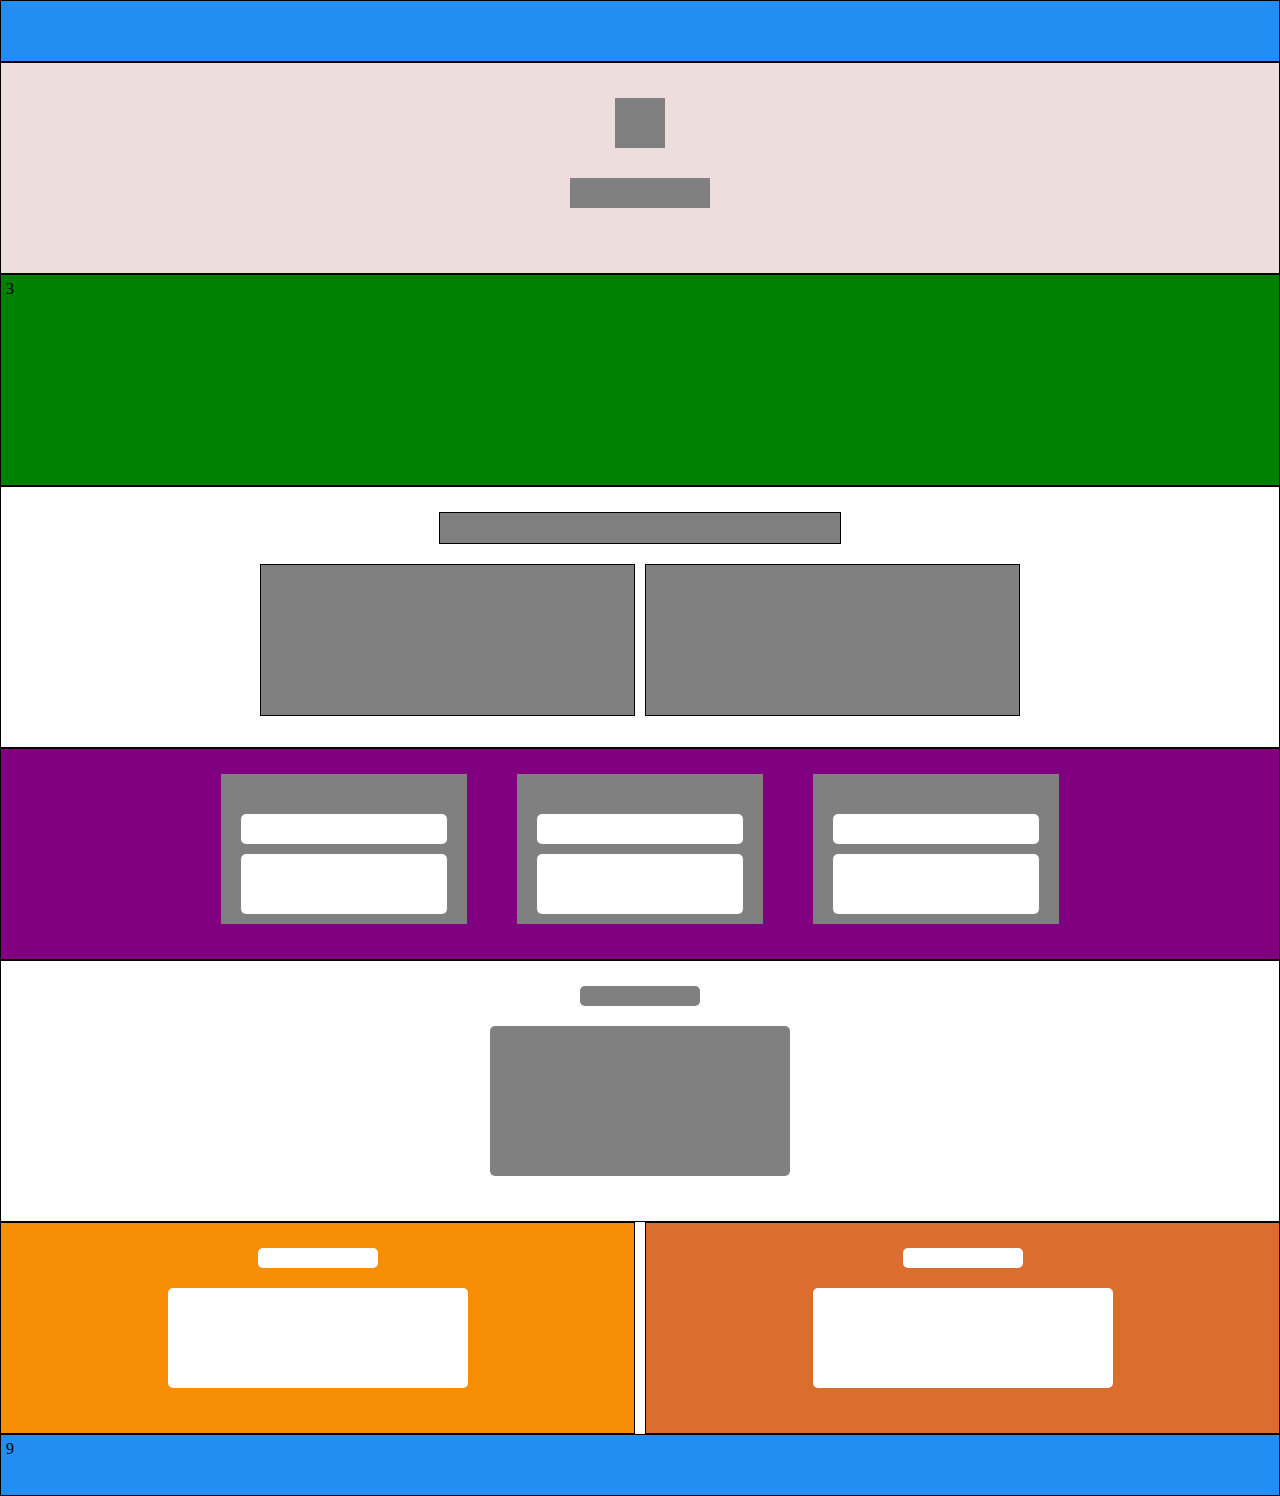
<file: my-project/grid/index.html>
<!DOCTYPE html>
<html lang="en">
<head>
    <meta charset="UTF-8">
    <meta http-equiv="X-UA-Compatible" content="IE=edge">
    <meta name="viewport" content="width=device-width, initial-scale=1.0">
    <link rel="stylesheet" href="style.css">
    <title>Grid layout</title>
</head>
<body>
    <div class="container">
        <div class="item1"> </div>
        <div class="item2">
            <div class="box1"></div>
            <div class="box2"> </div>
        </div>
        <div class="item3">3</div>
        <div class="item4">
            <div class="part1"> </div>
            <div class="part">
            <div class="part2"> </div>
            <div class="part3"> </div>
            </div>
        </div>
        <div class="item5">
            <div class="slice">
                <div class="slice1">
                    <div class="bolak1"></div>
                    <div class="bolak2"></div>
                </div>
                <div class="slice2">
                    <div class="bolak1"></div>
                    <div class="bolak2"></div>
                </div>
                <div class="slice3">
                    <div class="bolak1"></div>
                    <div class="bolak2"></div>
                </div>
            </div>
        </div>
        <div class="item6">
            <div class="thing"> </div>
            <div class="thing1"></div>
        </div>
        <div class="item7">
            <div class="thing"> </div>
            <div class="thing1"></div>
        </div>
        <div class="item8">
            <div class="thing"> </div>
            <div class="thing1"></div>
        </div>
        <div class="item9">9</div>
    </div>

</body>
</html>
</file>
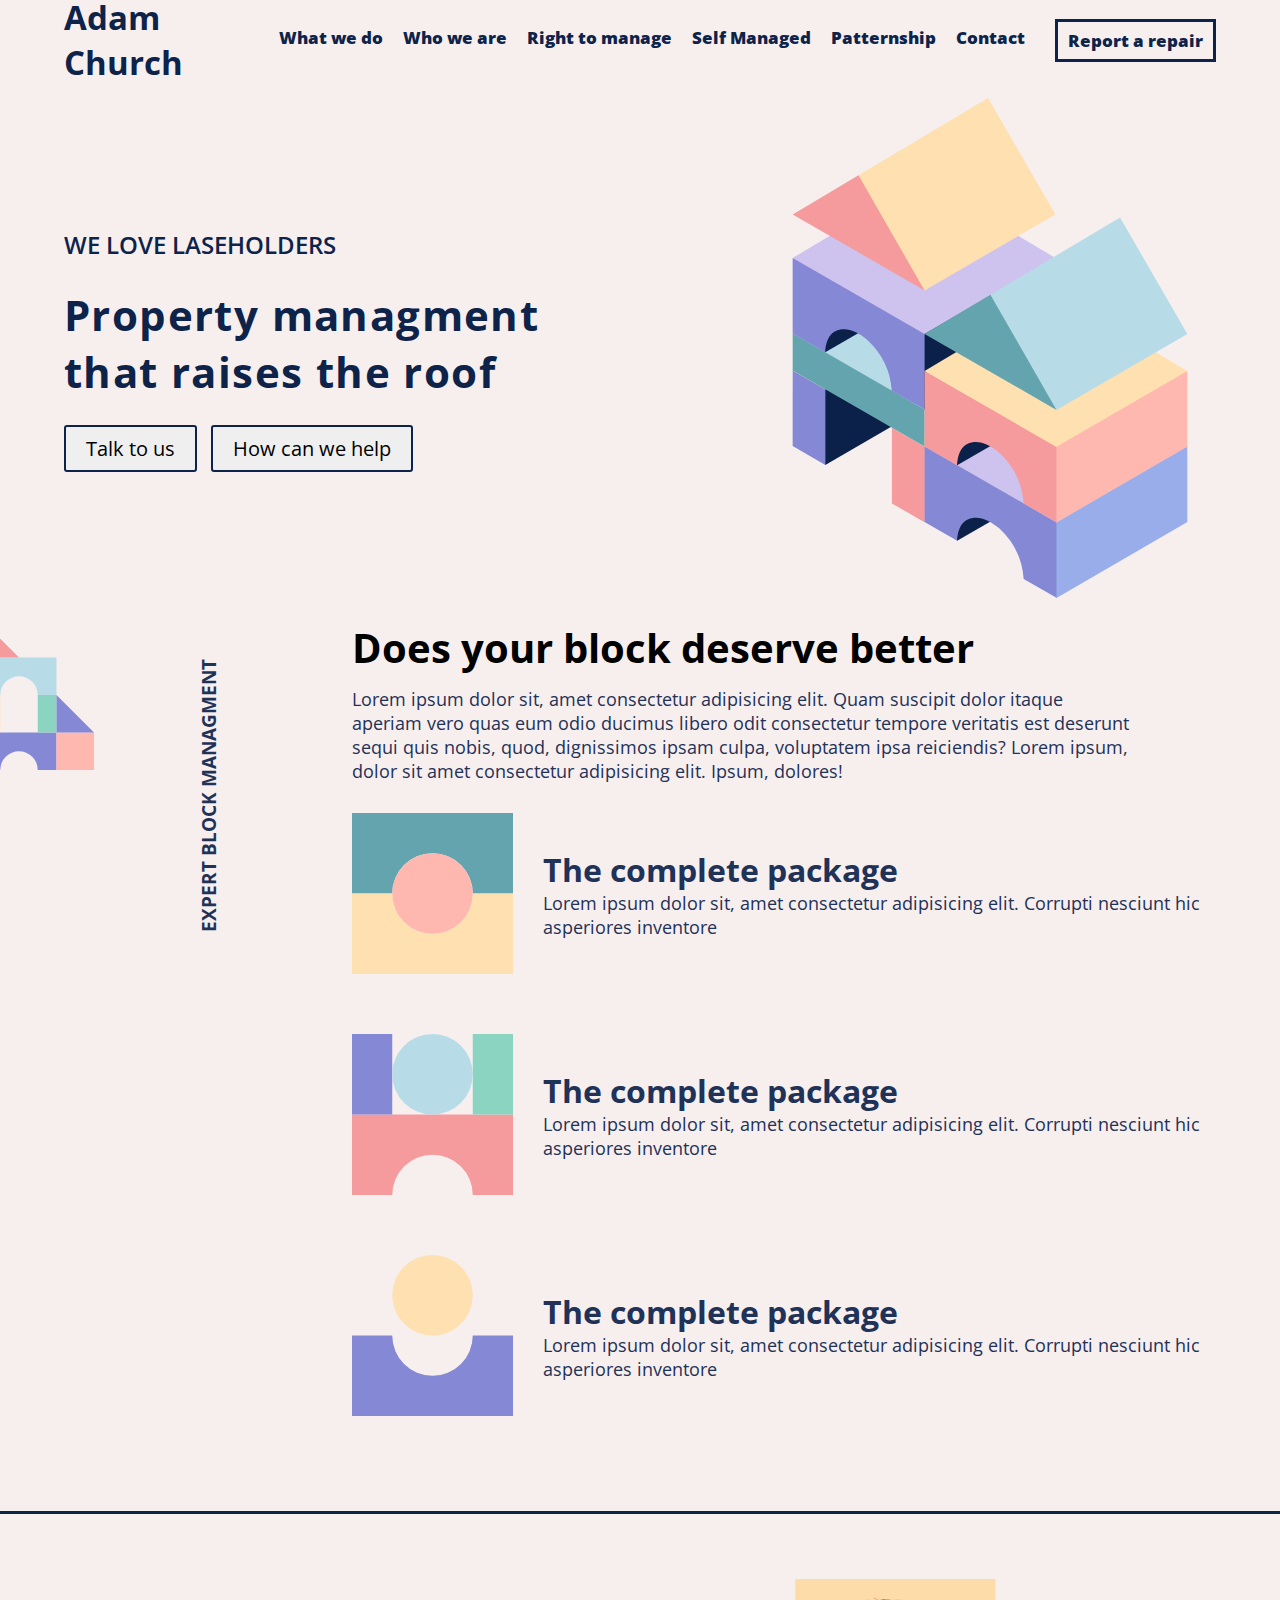
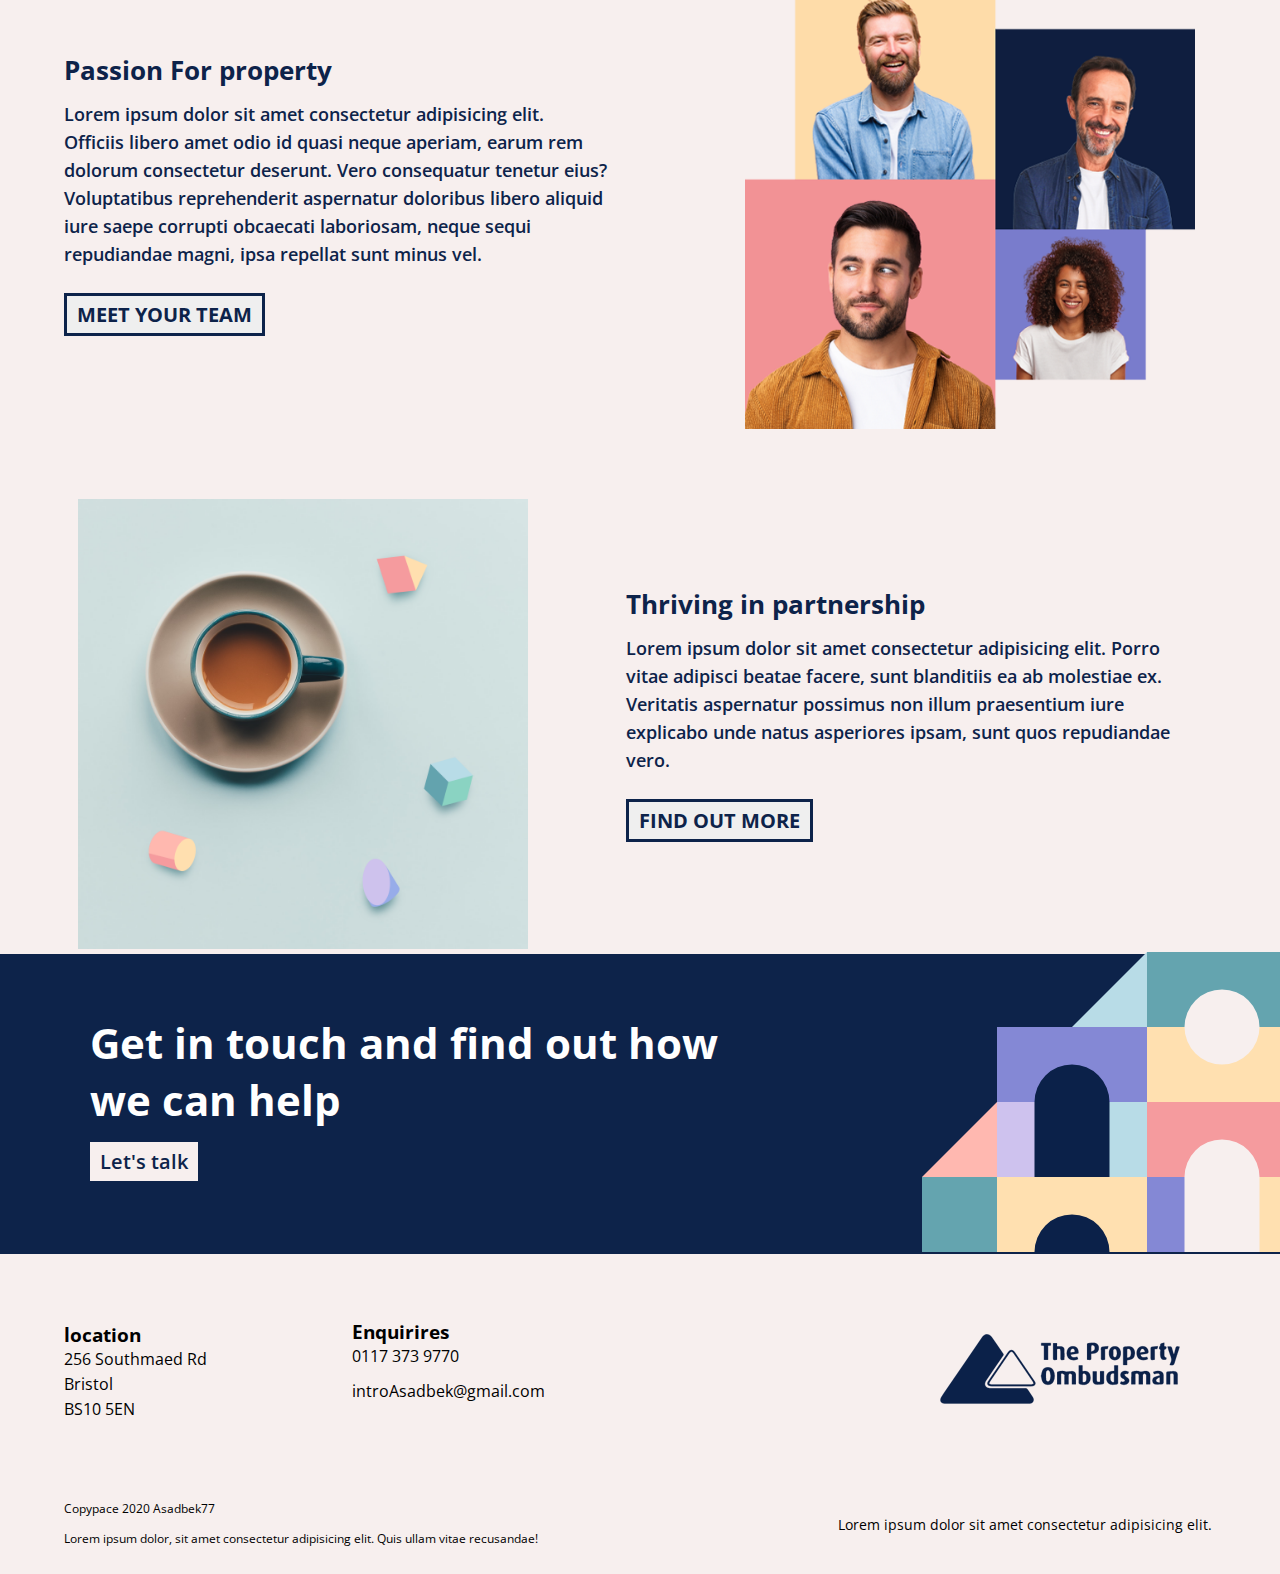
<file: my-project/LESSON 12/index.html>
<!DOCTYPE html>
<html>
<head>
    <meta charset="utf-8">
    <link rel="stylesheet" href="./css/style.css">
    <link rel="stylesheet" href="./css/col.css">
    <title>Website practise</title>
</head>    
<body>
    <header>
        <div class="container">
            <div class="navbar">
                <div class="logo">
                    <h2>Adam <br> Church</h2>
                </div>
                <nav>
                    <div class="navlinks">
                        <ul>
                            <li><a href="#">What we do</a></li>
                            <li><a href="#">Who we are</a></li>
                            <li><a href="#">Right to manage</a></li>
                            <li><a href="#">Self Managed</a></li>
                            <li><a href="#">Patternship</a></li>
                            <li><a href="#">Contact</a></li>
                            <li class="btn"><a href="#">Report a repair</a></li>
                        </ul>
                    </div>
                </nav>

            </div>
            <div class="showcase">
                <div class="row">
                    <div class="text">
                        <h3>We love Laseholders</h3>
                        <h2>Property managment <br> that raises the roof</h2>
                        <button class="btn1">Talk to us</button>
                        <button class="btn1">How can we help</button>
                    </div>
                    <div class="image">
                        <img src="./img/home.svg" alt="it is home picture">
                    </div>
                </div>
            </div>
        </div>
    </header>

    <main>
        <div class="container">
            <div class="block">
                <div class="list">
                    <div class="part1 col-3">
                        <img src="./img/mansion.svg" alt="">
                        <div class="text-transform">
                            <h3>Expert Block managment</h3>
                        </div>
                    </div>
                    <div class="part2 col-9">
                        <div class="blok1 col-12">
                            <h2>Does your block deserve better</h2>
                            <p>Lorem ipsum dolor sit, amet consectetur adipisicing elit. Quam suscipit dolor itaque aperiam vero quas eum odio ducimus libero odit consectetur tempore veritatis est deserunt sequi quis nobis, quod, dignissimos ipsam culpa, voluptatem ipsa reiciendis? Lorem ipsum, dolor sit amet consectetur adipisicing elit. Ipsum, dolores!</p>
                        </div>
                        <div class="row col-12">
                            <img src="./img/icon1.svg" alt="this is icon">
                            <div class="sarlavha">
                                <h2>The complete package</h2>
                                <p>Lorem ipsum dolor sit, amet consectetur adipisicing elit. Corrupti nesciunt hic asperiores inventore</p>
                             </div>
                        </div>
                        <div class="row col-12">
                            <img src="./img/icon2.svg" alt="this is icon">
                            <div class="sarlavha">
                                <h2>The complete package</h2>
                                <p>Lorem ipsum dolor sit, amet consectetur adipisicing elit. Corrupti nesciunt hic asperiores inventore</p>
                             </div>
                        </div>
                        <div class="row col-12">
                            <img src="./img/icon3.svg" alt="this is icon">
                            <div class="sarlavha">
                                <h2>The complete package</h2>
                                <p>Lorem ipsum dolor sit, amet consectetur adipisicing elit. Corrupti nesciunt hic asperiores inventore</p>
                             </div>
                        </div>
                    </div>
                </div>
            </div>  
        </div>
    </main>
    <section>
        <div class="container">
            <div class="row">
                <div class="text-info">
                    <h2>Passion For property</h2>
                    <p>Lorem ipsum dolor sit amet consectetur adipisicing elit. Officiis libero amet odio id quasi neque aperiam, earum rem dolorum consectetur deserunt. Vero consequatur tenetur eius? Voluptatibus reprehenderit aspernatur doloribus libero aliquid iure saepe corrupti obcaecati laboriosam, neque sequi repudiandae magni, ipsa repellat sunt minus vel.</p>
                    <button>meet your team</button>
                </div>
                <div class="info-img">
                   <img src="./img/people.png" alt="people shown here">
                </div>
            </div>
            <div class="row">
                <div class="info-img">
                    <img src="./img/coffee-543x543.png" alt="it is cofee">
                </div>
                <div class="text-info2">
                  <h2>Thriving in partnership</h2>
                  <p>Lorem ipsum dolor sit amet consectetur adipisicing elit. Porro vitae adipisci beatae facere, sunt blanditiis ea ab molestiae ex. Veritatis aspernatur possimus non illum praesentium iure explicabo unde natus asperiores ipsam, sunt quos repudiandae vero.</p>
                  <button>Find out more</button>
                </div>
            </div>
        </div>
        <div class="last">
                <div class="row">
                    <div class="card">
                        <h2>Get in touch and find out how <br> we can help</h2>
                       <button>Let's talk</button>
                    </div>
                    <div class="show-img">
                       <img src="./img/mansion.svg" alt="bu uy">
                    </div>
                </div>
            </div>
    </section>
    <div class="footer">
        <div class="container">
            <div class="row">
                <div class="location col-3">
                    <h3>location</h3>
                    <p>256 Southmaed Rd</p>
                    <p>Bristol</p>
                    <P>BS10 5EN</P>
                </div>
                <div class="enquiries col-3">
                    <h3>Enquirires</h3>
                    <p>0117 373 9770</p>
                    <p>introAsadbek@gmail.com</p>
                </div>
                <div class="img col-6">
                    <img src="./img/property.png" alt="">
                </div>
            </div>
        </div>
    </div>
    <footer>
        <div class="container">
            <div class="row">
                <div class="copy">
                   <p>Copypace 2020 Asadbek77</p>
                   <p>Lorem ipsum dolor, sit amet consectetur adipisicing elit. Quis ullam vitae recusandae!</p>
                </div>
                <div class="privacy">
                   <p>Lorem ipsum dolor sit amet consectetur adipisicing elit.</p>
                </div>
            </div>
        </div>
    </footer>
</body>
</html>
</file>
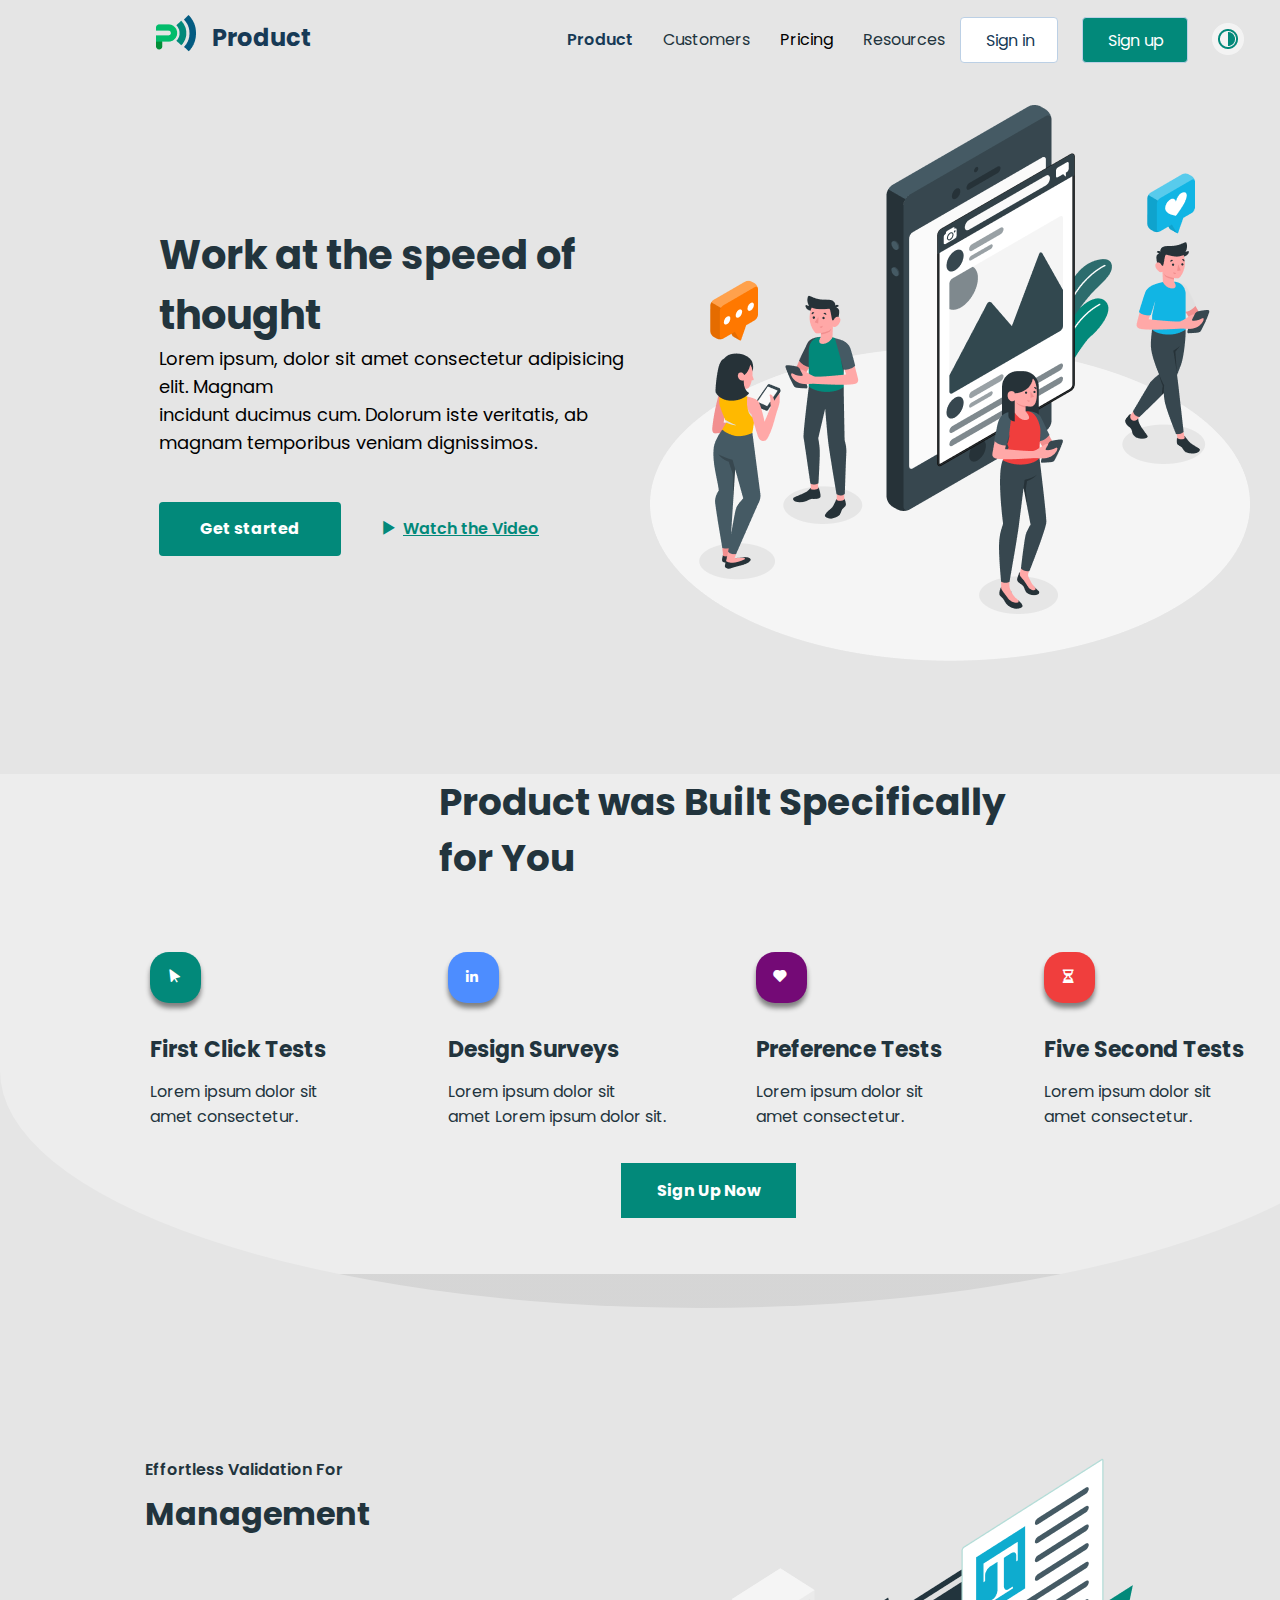
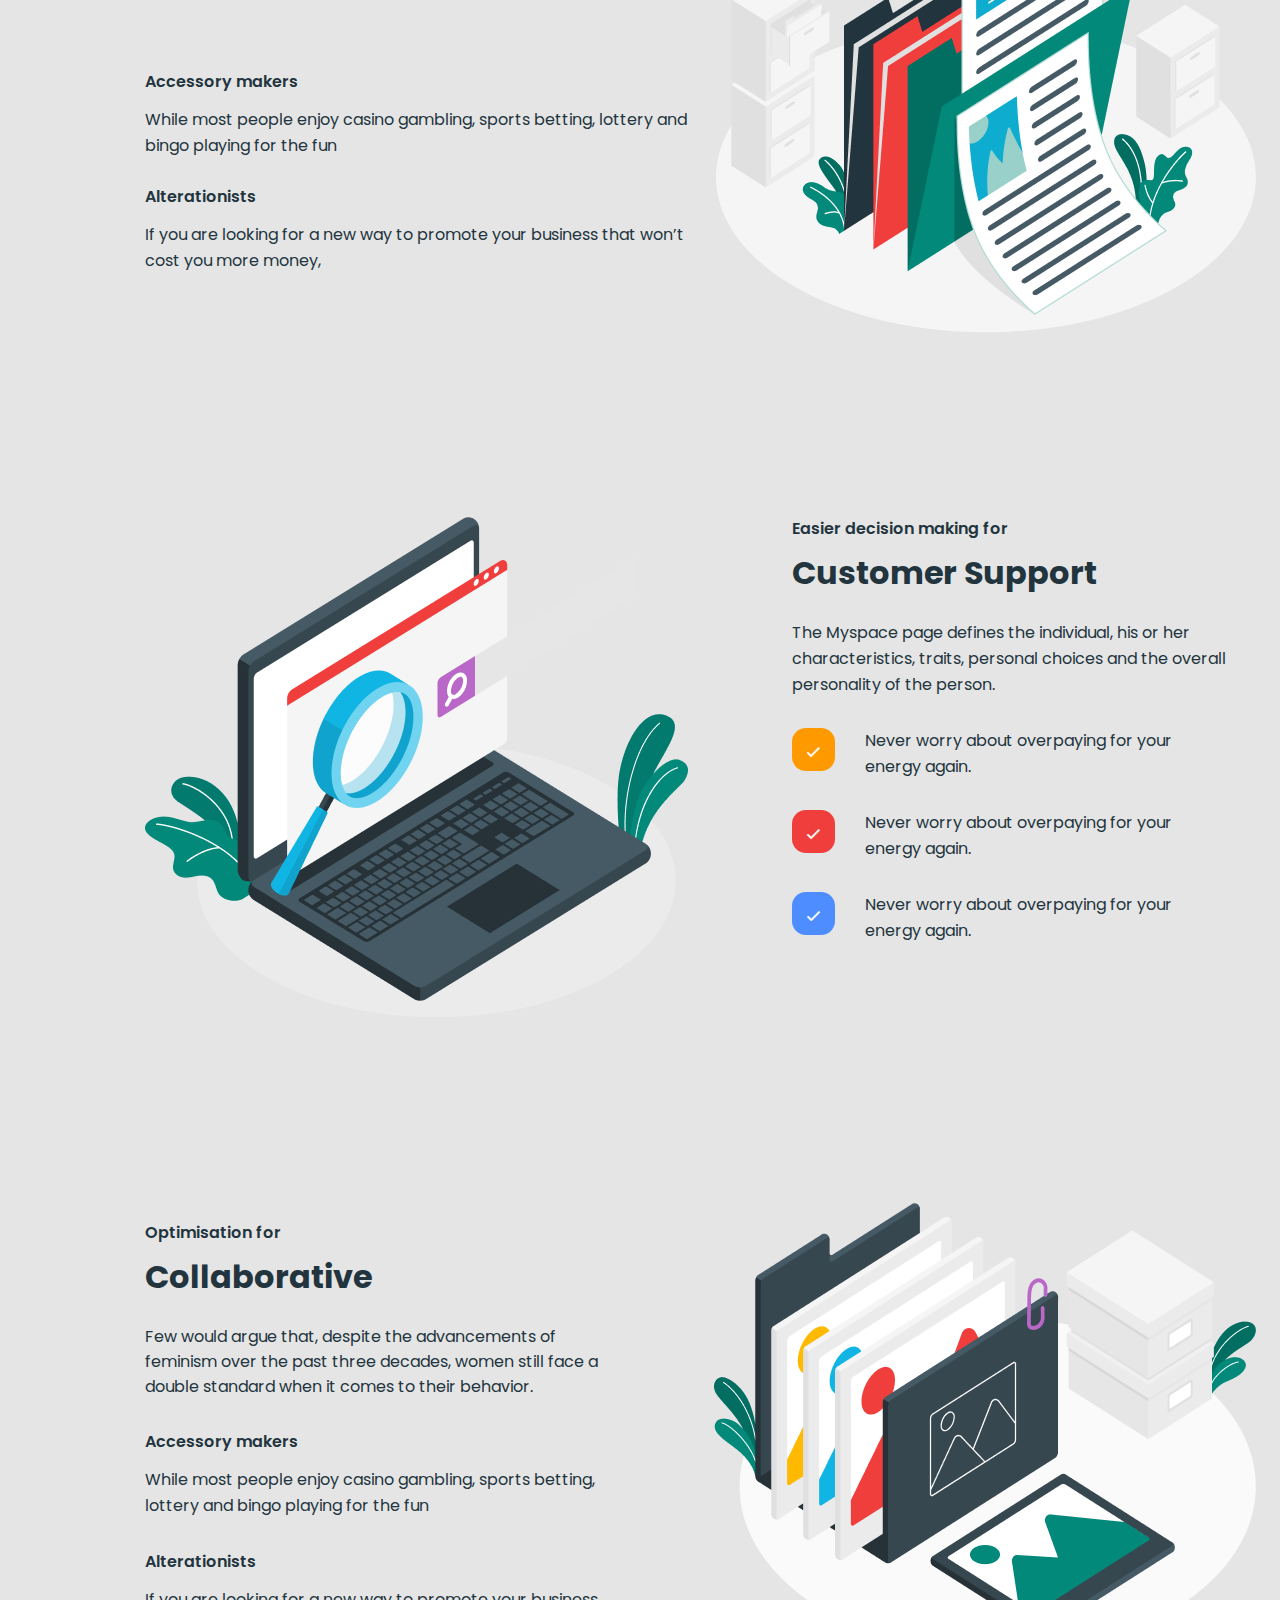
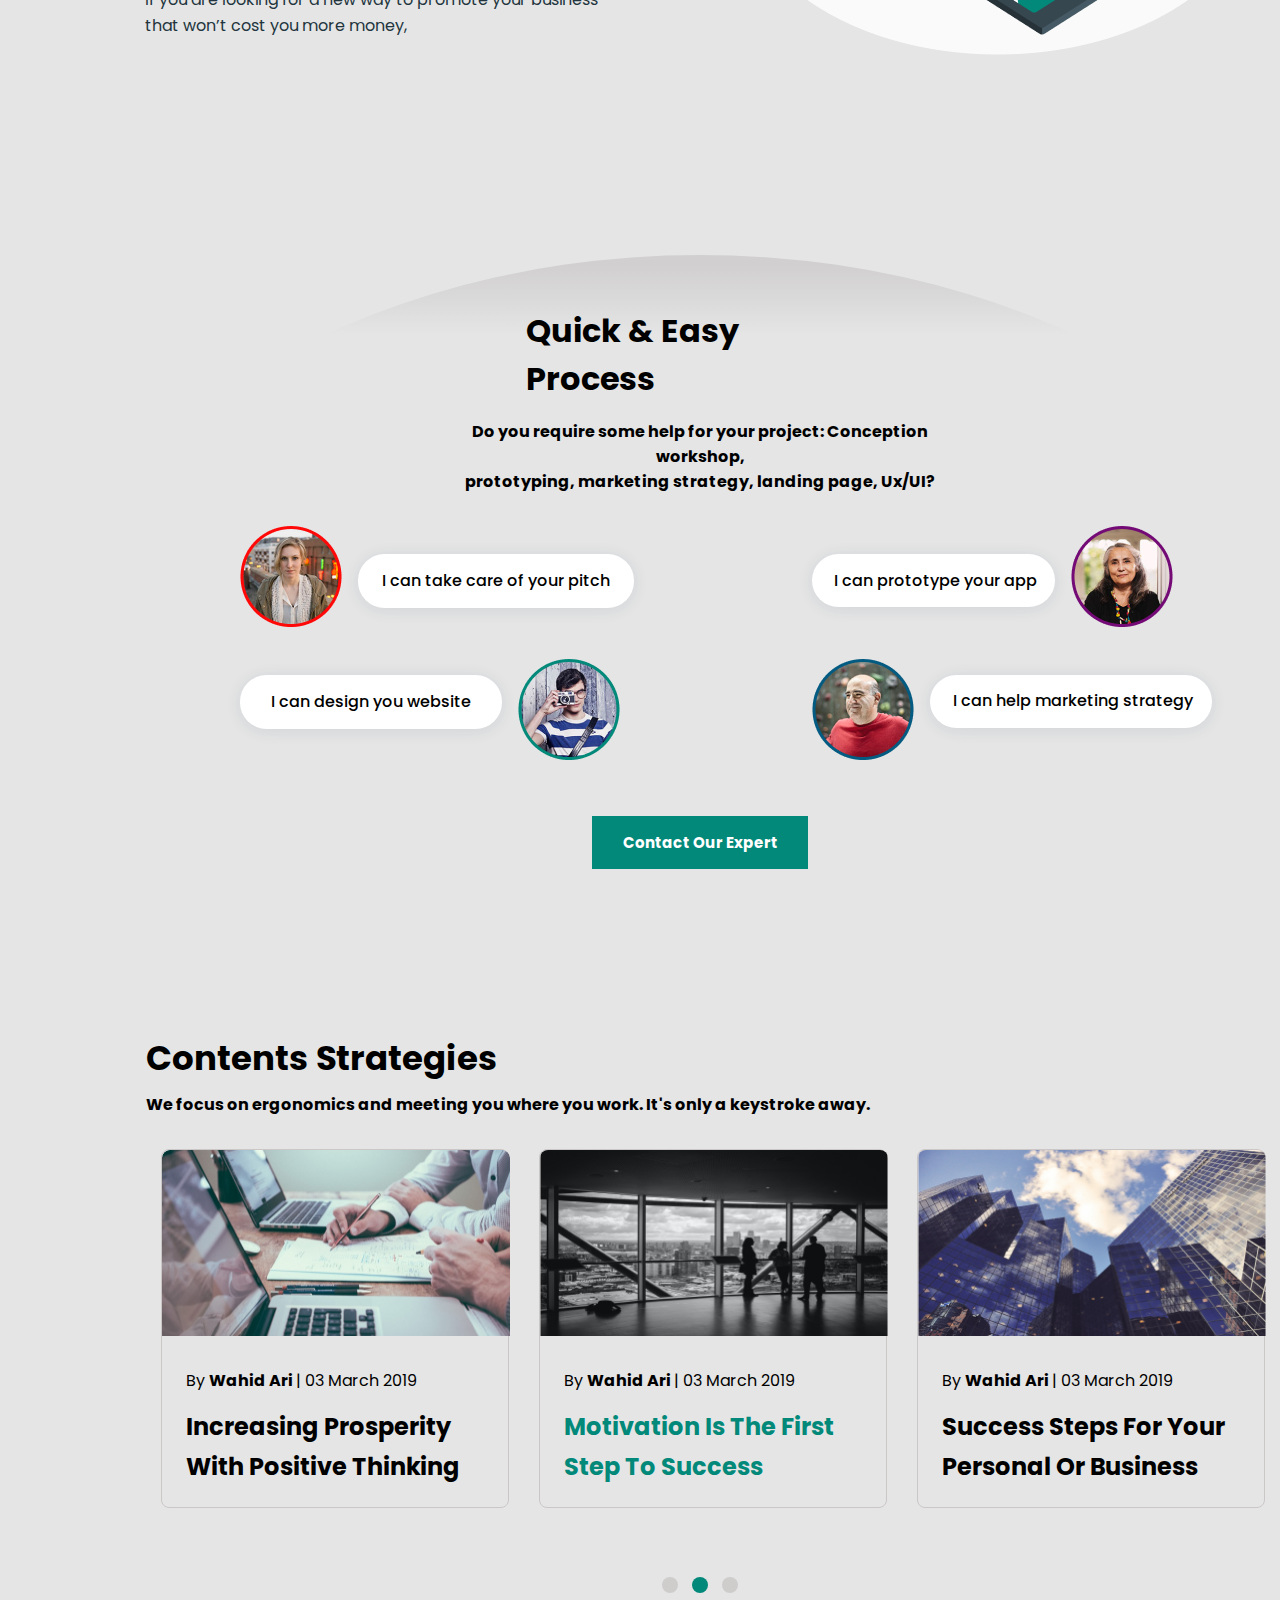
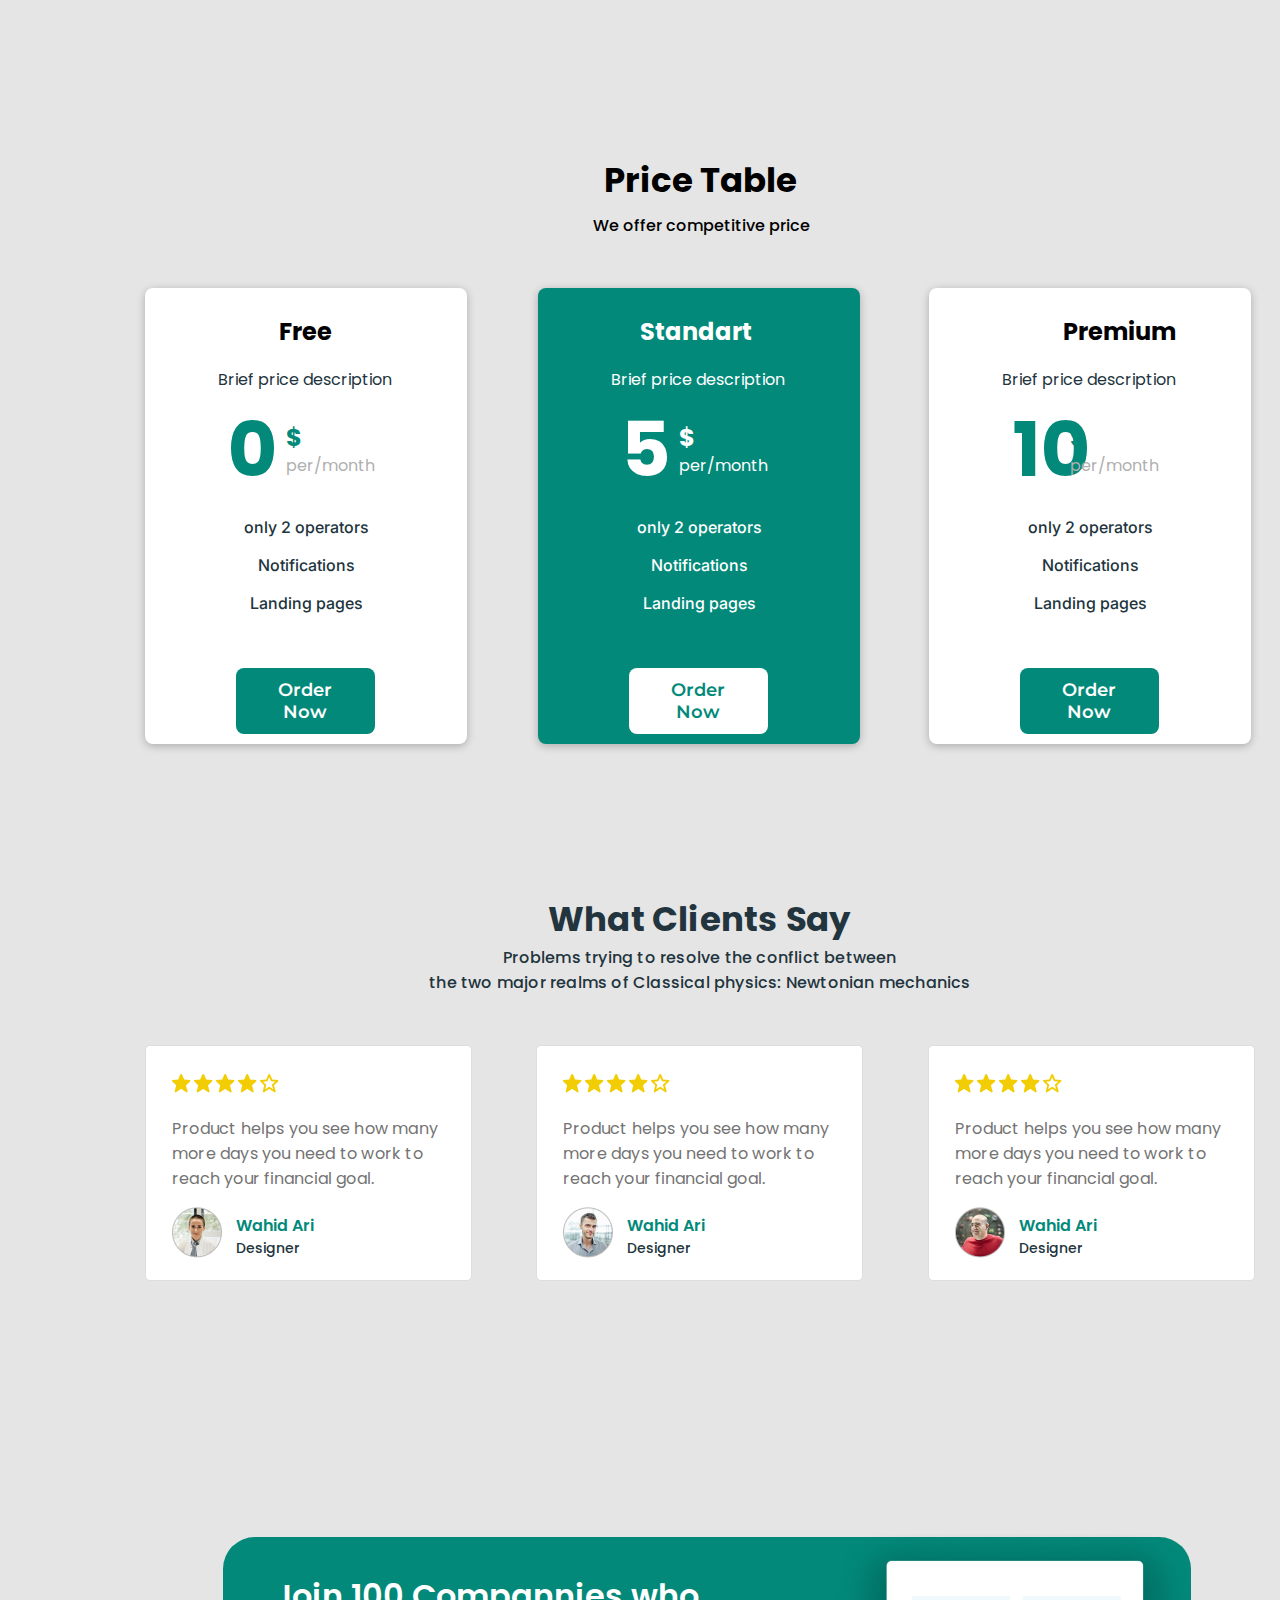
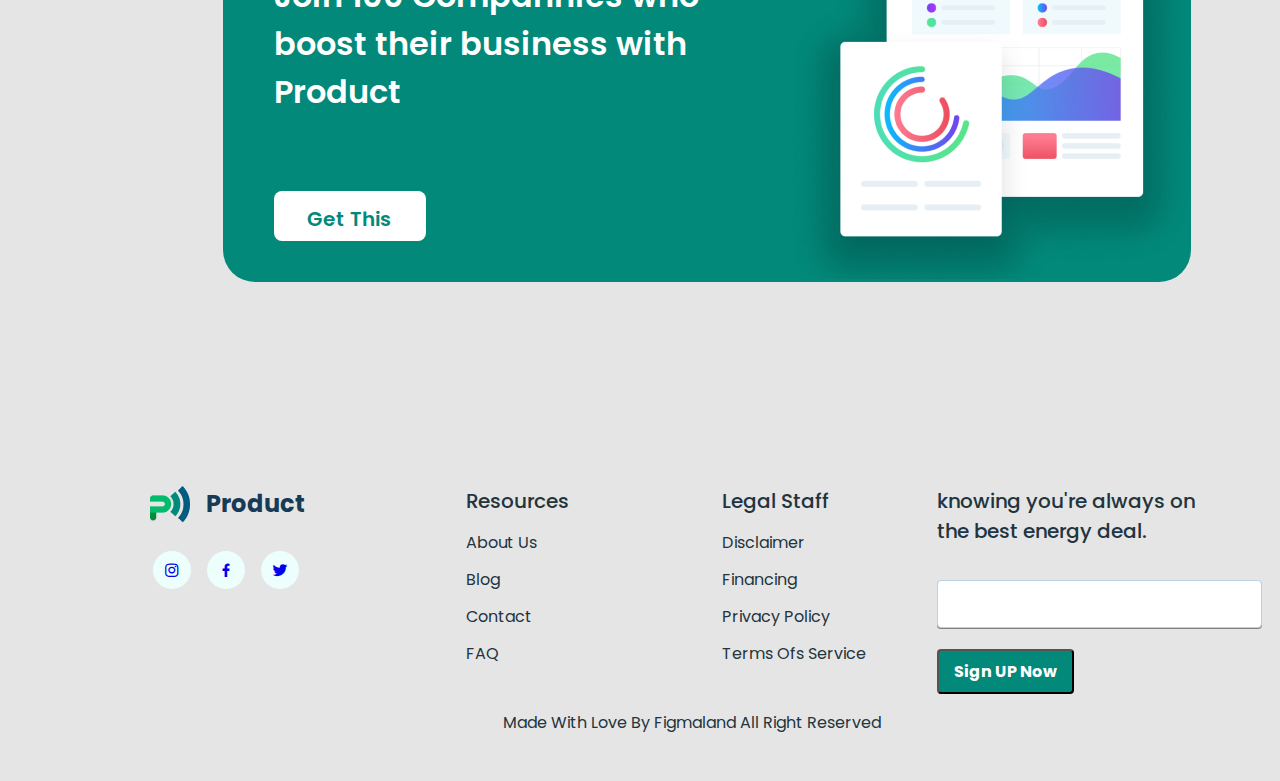
<file: my-project/My product/index.html>
<!DOCTYPE html>
<html lang="en">
<head>
    <meta charset="UTF-8">
    <meta http-equiv="X-UA-Compatible" content="IE=edge">
    <meta name="viewport" content="width=device-width, initial-scale=1.0">
    <link href='https://unpkg.com/boxicons@2.0.9/css/boxicons.min.css' rel='stylesheet'>
    <link href="https://fonts.googleapis.com/css2?family=Inter:wght@100;200;300;400;500;600;700;800;900&family=Montserrat:ital,wght@0,600;0,700;1,600;1,700&family=Poppins:ital,wght@0,100;0,200;0,300;0,400;0,500;0,600;0,700;0,800;0,900;1,100;1,200;1,300;1,400;1,500;1,600;1,700;1,800;1,900&display=swap" rel="stylesheet">
    <link rel="stylesheet" href="style.css">
    <link rel="stylesheet" href="./responsive.css">
    <title>MyProduct</title>
</head>
<body>
    <section class="header">
        <header>
            <div class="container">
                <div class="gridmenu">
                        <div class="logo">
                          <span> <img src="./img/Group 190 (1).png" alt="logo"></span>
                           <h2>Product</h2> 
                        </div>
                            <ul class="navlinks">
                                <li><a class="active" href="#">Product</a></li>
                                <li><a href="#">Customers</a></li>
                                <li><a href="#"></a>Pricing</li>
                                <li><a href="#">Resources</a></li>
                                <a class="btn" href="#"> Sign in</a>
                                <a class="btn1" href="#"> Sign up</a>
                                <a class="icon1" href="#"><img src="./img/icon1.png" alt=""></a>
                            </ul>
                            <div class="gamburger">
                               <div class="cheese"></div>
                               <div class="cheese"></div>
                               <div class="cheese"></div>
                            </div>
                </div>
           <div class="showcase">
            <div class="image-content">
                <img src="./img/rasm.png" alt="">
               </div>
               <div class="text-content">
                    <h2>
                        Work at the speed of thought
                    </h2>
                    <p>Lorem ipsum, dolor sit amet consectetur adipisicing elit. Magnam <br> incidunt ducimus cum. Dolorum iste veritatis, ab magnam temporibus veniam dignissimos.</p>
                    <button class="button" href="#">Get started</button>
                     <a class="button1" href="#"><i class='bx bx-play'></i>Watch the Video</a>
               </div>
           </div>
           <div class="information-bar">
               <div class="heading">
                   <h3>Product was Built Specifically <br> for You</h3>
               </div>
               <div class="menu-bars">
                  <div class="barchart">
                    <div class="menu1">
                        <i class='bx bxs-pointer'></i>
                        <h3>First Click Tests</h3>
                        <p>Lorem ipsum dolor sit <br> amet consectetur.</p>
                       </div>
                       <div class="menu2">
                        <i class='bx bxl-linkedin' ></i>
                        <h3>Design Surveys</h3>
                        <p>Lorem ipsum dolor sit <br> amet Lorem ipsum dolor sit. </p>
                       </div>
                  </div>
                  <div class="barchart2">
                    <div class="menu3">
                        <i class='bx bxs-heart'></i>                    <h3>Preference Tests</h3>
                        <p>Lorem ipsum dolor sit <br> amet consectetur.</p>
                       </div>
                       <div class="menu4">
                        <i class='bx bxs-hourglass'></i>                    <h3>Five Second Tests</h3>
                        <p>Lorem ipsum dolor sit <br> amet consectetur.</p>
                       </div>
                  </div>
               </div>
               <div class="btn3">
                   <button>Sign Up Now</button>
               </div>
           </div>
        </header>
        <main>
            <div class="main">
                <div class="container">
                    <div class="row">
                        <div class="card-image">
                            <img src="./img/rasm2.png" alt="">
                        </div>
                        <div class="card">
                           <h4>Effortless Validation For</h4>
                           <h2>Management</h2>
                           <div class="accessory">Accessory makers</div>
                           <p class="p1">
                            While most people enjoy casino gambling, sports betting, lottery and bingo playing for the fun
                           </p>
                            <div class="alter">Alterationists</div>
                            <p class="p2">
                                If you are looking for a new way to promote your business that won’t cost you more money, 
                            </p>
                        </div>
                    </div>
                    <div class="row1">
                        <div class="card-image">
                            <img src="./img/rasm3.png" alt="">
                        </div>
                      <div class="card">
                              <h4>Easier decision making for</h4>
                              <h2>Customer Support</h2>
                              <p>The Myspace page defines the individual, his or her characteristics, traits, personal choices and the overall personality of the person. </p>
                         <div class="check">
                            <span ><i class='bx bx-check'></i></span>
                            <p>Never worry about overpaying for your <br> energy again. </p>
                       </div>
                       <div class="check1">
                              <span> <i class='bx bx-check'></i></span>
                              <p>Never worry about overpaying for your <br> energy again. </p>
                        </div>
                         <div class="check2">
                               <span>  <i class='bx bx-check'></i></span>
                              <p>Never worry about overpaying for your <br> energy again. </p>
                        </div>
                        </div>
                    </div>
                    <div class="row2">
                        <div class="card-image">
                            <img src="./img/amico2.png" alt="">
                        </div>
                      <div class="card">
                              <h4>Optimisation for</h4>
                              <h2>Collaborative</h2>
                              <p>Few would argue that, despite the advancements of feminism over the past three decades, women still face a double standard when it comes to their behavior.  </p>
                              <div class="accessory">Accessory makers</div>
                              <p class="p1">
                               While most people enjoy casino gambling, sports betting, lottery and bingo playing for the fun
                              </p>
                               <div class="alter">Alterationists</div>
                               <p class="p2">
                                   If you are looking for a new way to promote your business that won’t cost you more money, 
                               </p>
                            
                        </div>
                    </div>
                    <div class="main-info">
                        <div class="heading1">
                            <h2>Quick & Easy Process</h2>
                            <h4>Do you require some help for your project: Conception workshop,<br>
                                prototyping, marketing strategy, landing page, Ux/UI?</h4>
                        <div class="experts">
                            <div class="sidebar1">
                                <div class="part">
                                    <div class="info-img">
                                      <img src="./img/Avator.png" alt="">
                                    </div>
                                    <div class="info-text">
                                        <p>I can take care of your pitch</p>
                                    </div>
                                </div>
                                <div class="part2">
                                    <div class="info-text">
                                        <p>I can design you website</p>
                                    </div>
                                    <div class="info-img">
                                      <img src="./img/Avator (1).png" alt="">
                                    </div>
                                </div>
                            </div>
                          <div class="sidebar2">
                            <div class="part3">
                                <div class="info-text">
                                    <p>I can prototype your app</p>
                                </div>
                                <div class="info-img">
                                  <img src="./img/Avator (3).png" alt="">
                                </div>
                            </div>
                            <div class="part4">
                                <div class="info-img">
                                  <img src="./img/Avator (2).png" alt="">
                                </div>
                                <div class="info-text">
                                    <p>I can help marketing strategy</p>
                                </div>
                            </div>
                        </div>
                          </div>
                    </div>
                </div>
                <div class="button3">
                    <button>Contact Our Expert</button>
                </div>
                <div class="news-content">
                    <div class="heading3">
                        <h2>Contents Strategies</h2>
                        <h4>We focus on ergonomics and meeting you where you work. It's only a keystroke away. </h4>
                    </div>
                    <div class="newsletter1">
                        <div class="root">
                            <img src="./img/image bg.png" alt="news">
                            <p>By <span class="span4">Wahid Ari </span>|  03 March 2019</p>
                            <h3>Increasing Prosperity With Positive Thinking</h3>
                        </div>
                        <div class="root">
                            <img src="./img/Bitmap.png" alt="news">
                            <p>By <span class="span4">Wahid Ari </span>|  03 March 2019</p>
                            <h3 class="hh3">Motivation Is The First <br> Step To Success</h3>
                        </div>
                        <div class="root">
                            <img src="./img/Bitmap (1).png" alt="news">
                            <p>By <span class="span4">Wahid Ari </span>|  03 March 2019</p>
                            <h3>Success Steps For Your Personal Or Business</h3>
                        </div>
                    </div>
                    <div class="hamburger">
                        <div class="link"></div> 
                        <div class="link active"></div>
                        <div class="link"></div>
                    </div>
                </div>
                <div class="shopping">
                   <div class="heading5">
                    <h2>Price Table</h2>
                    <p>We offer competitive price</p>
                   </div>
                    <div class="basket">
                         <div class="slice1">
                             <h3>Free</h3>
                             <p>Brief price description</p>
                             <div class="dollar">
                                 <div class="number">
                                     <h2>0</h2>
                                </div>
                                <div class="info-number">
                                    <h2>$</h2>
                                    <span>per/month</span>
                                </div>
                            </div>
                               <div class="paragraf">
                                <p>only 2 operators</p>
                                <p>Notifications</p>
                                <p>Landing pages</p>
                               </div>
                                <button>Order Now</button>
                         </div>
                         <div class="slice2">
                            <h3>Standart </h3>
                            <p>Brief price description</p>
                            <div class="dollar">
                                <div class="number">
                                    <h2>5</h2>
                               </div>
                               <div class="info-number">
                                   <h2>$</h2>
                                   <span>per/month</span>
                               </div>
                            </div>
                            <div class="paragraf">
                                <p>only 2 operators</p>
                                <p>Notifications</p>
                                <p>Landing pages</p>
                               </div>
                               <button>Order Now</button>
                        </div>
                        <div class="slice3">
                            <h3>Premium</h3>
                            <p>Brief price description</p>
                            <div class="dollar">
                                <div class="number">
                                    <h2>10</h2>
                               </div>
                               <div class="info-number">
                                   <h2>$</h2>
                                   <span>per/month</span>
                               </div>
                             </div>
                             <div class="paragraf">
                                <p>only 2 operators</p>
                                <p>Notifications</p>
                                <p>Landing pages</p>
                               </div>
                               <button>Order Now</button>
                        </div>                        
                    </div>
                </div>

                <div class="heading6">
                    <h2>What Clients Say</h2>
                    <h4>Problems trying to resolve the conflict between <br>
                        the two major realms of Classical physics: Newtonian mechanics </h4>
                </div>
                <div class="client-feedback">
                    <div class="feedback">
                        <img src="./img/Group 204.png" alt="stars">
                        <p>Product helps you see how many 
                            more days you need to work to 
                            reach your financial goal.</p>
                            <div class="client">
                                <div class="image">
                                    <img src="./img/Ellipse 2.png" alt="picture of client">
                                </div>
                                <div class="client-name">
                                    <h3>Wahid Ari</h3>
                                    <h4>Designer</h4>
                                </div>
                            </div>
                    </div>
                    <div class="feedback2">
                        <img src="./img/Group 204.png" alt="stars">
                        <p>Product helps you see how many 
                            more days you need to work to 
                            reach your financial goal.</p>
                            <div class="client">
                                <div class="image">
                                    <img src="./img/Ellipse 2 (1).png" alt="picture of client">
                                </div>
                                <div class="client-name">
                                    <h3>Wahid Ari</h3>
                                    <h4>Designer</h4>
                                </div>
                            </div>
                    </div>
                    <div class="feedback3">
                        <img src="./img/Group 204.png" alt="stars">
                        <p>Product helps you see how many 
                            more days you need to work to 
                            reach your financial goal.</p>
                            <div class="client">
                                <div class="image">
                                    <img src="./img/Ellipse 2 (2).png" alt="picture of client">
                                </div>
                                <div class="client-name">
                                    <h3>Wahid Ari</h3>
                                    <h4>Designer</h4>
                                </div>
                            </div>
                    </div>
                </div>
                <div class="companies">
                    <div class="company-name">
                         <h3>Join 100 Compannies who <br> boost their business with <br> Product</h3>
                         <button>Get This</button>
                    </div>
                    <div class="company-image">
                           <img src="./img/screen.png" alt="company image">
                    </div>
                </div>
                <div class="contact">
                   <div class="linegraph">
                    <div class="info-client">
                        <div class="logotip">
                            <img src="./img/Group 190 (1).png" alt="logo">  <h2>Product</h2>
                        </div>
                        <ul class="links">
                            <li><a href="#" ><i class='bx bxl-instagram classify1'></i></a></li>
                            <li><a href="#"><i class='bx bxl-facebook classify2'></i></a></li>
                            <li><a href="#"><i class='bx bxl-twitter classify3'></i></a></li>
                        </ul>
                    </div>
                    <div class="info-client2">
                       <h3>Resources</h3>
                       <ul>
                           <li><a href="#">About Us</a></li>
                           <li><a href="#">Blog</a></li>
                           <li><a href="#">Contact</a></li>
                           <li><a href="#">FAQ</a></li>
                       </ul>
                    </div>
                   </div>
                   <div class="linegraph2">
                        <div class="info-client3">
                        <h3>Legal Staff</h3>
                        <ul>
                            <li><a href="#">Disclaimer</a></li>
                            <li><a href="#">Financing</a></li>
                            <li><a href="#">Privacy Policy</a></li>
                            <li><a href="#">Terms Ofs Service</a></li>
                        </ul>
                     </div>
                     <div class="info-client4">
                         <h3>knowing you're always on <br> the best energy deal. 
                        </h3>
                        <input type="text" class="input1"><br>
                        <button>Sign UP Now</button>
                     </div>
                </div>
                   </div>
                <footer>
                    <h3>Made With Love By Figmaland All Right Reserved 
                    </h3>
                </footer>
            </div>
        </main>
    </section>
</body>
</html>
</file>
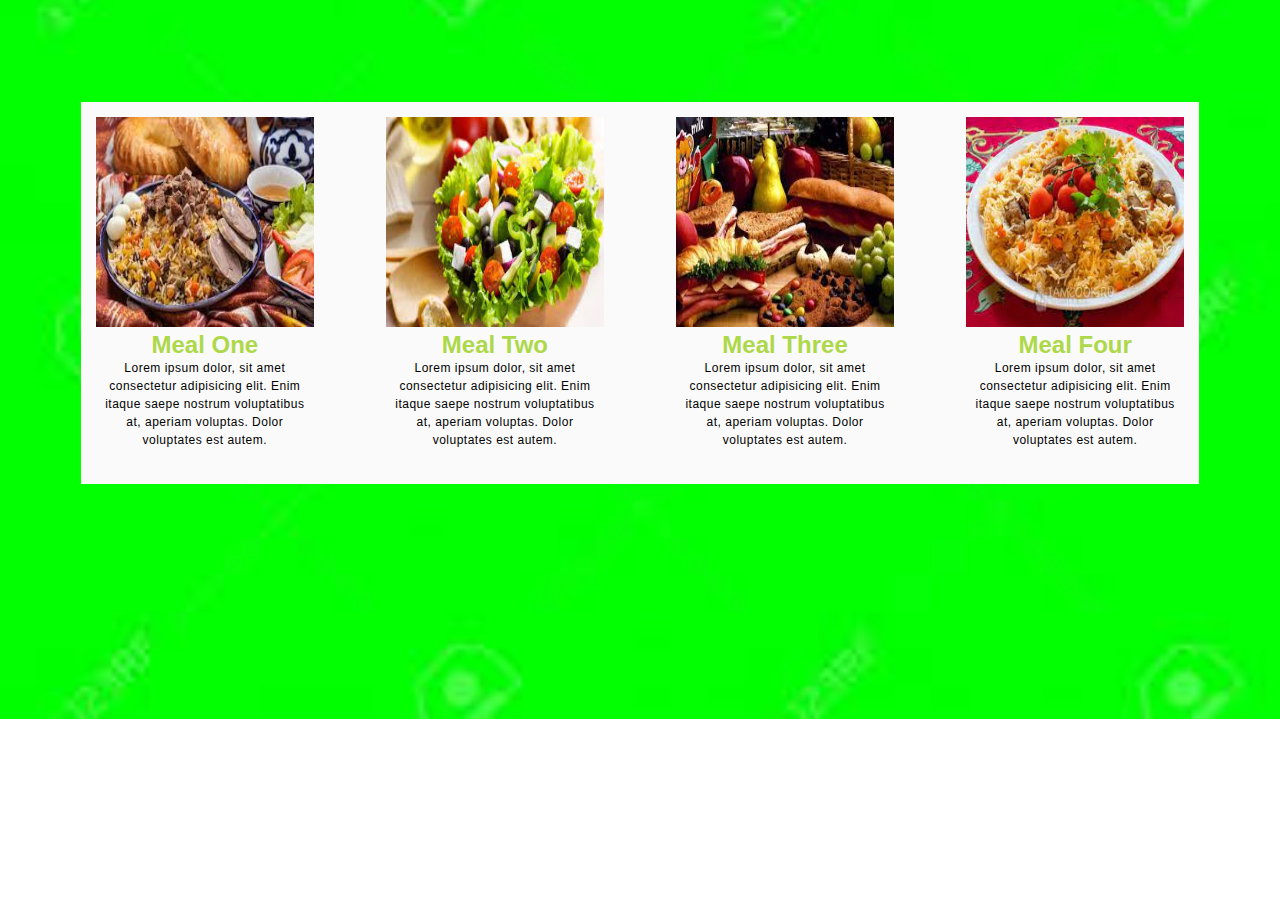
<file: my-project/responsive media/index.html>
<!DOCTYPE html>
<html lang="en">
<head>
    <meta charset="UTF-8">
    <meta http-equiv="X-UA-Compatible" content="IE=edge">
    <meta name="viewport" content="width=device-width, initial-scale=1.0">
    <link rel="stylesheet" href="style.css">
    <title>responsive</title>
</head>
<body>
    <div class="container">
        <div class="row">
            <div class="heading">
                <h2>Uzbek Taomlari</h2>
            </div>
            <div class="card">
               <div class="image">
                <img src="./img/food1.jfif" alt="there is food">
               </div>
          <div class="text">
            <h2>Meal One</h2>
            <p>Lorem ipsum dolor, sit amet consectetur adipisicing elit. Enim itaque saepe nostrum voluptatibus at, aperiam voluptas. Dolor voluptates est autem.</p>
           </div>
          </div>
       <div class="card1">
             <div class="image">
                <img src="./img/food2.jfif" alt="there is food">
             </div>
          <div class="text">
             <h2>Meal Two</h2>
             <p>Lorem ipsum dolor, sit amet consectetur adipisicing elit. Enim itaque saepe nostrum voluptatibus at, aperiam voluptas. Dolor voluptates est autem.</p>
          </div>
       </div>
          <div class="card">
               <div class="image">
                <img src="./img/food3.jfif" alt="there is food">
               </div>
           <div class="text">
               <h2>Meal Three</h2>
               <p>Lorem ipsum dolor, sit amet consectetur adipisicing elit. Enim itaque saepe nostrum voluptatibus at, aperiam voluptas. Dolor voluptates est autem.</p>
           </div>
          </div>
          <div class="card1">
            <div class="image">
             <img src="./img/plov2.jfif" alt="there is food">
            </div>
        <div class="text">
            <h2>Meal Four</h2>
            <p>Lorem ipsum dolor, sit amet consectetur adipisicing elit. Enim itaque saepe nostrum voluptatibus at, aperiam voluptas. Dolor voluptates est autem.</p>
        </div>
       </div>
     
        </div>
    </div>
</body>
</html>
</file>
<file: my-project/grid/style.css>
*{
    padding: 0px;
    margin: 0px;
}
 .container{
     display:grid;
     grid-template-columns:repeat(2, 1fr);
 }
.container > div{
    padding: 5px;
    border: 1px solid black;
}
.item1{
    height: 50px;
    background-color: rgb(34, 142, 243);
    grid-column-start: 1;
    grid-column-end: 4;
}
/* item 2 */

.item2{
    height: 200px;
    background-color: rgb(238, 221, 221);
    grid-column-start: 1;
    grid-column-end: 4;
}
.item2 .box1{
    height: 50px;
    width: 50px;
    background: gray;
    margin: 30px auto;
}
.item2 .box2{
    height: 30px;
    width: 140px;
    background: gray;
    margin: 30px auto;
}
/* item 3 */

.item3{
    height: 200px;
    background-color: green;
    grid-column-start: 1;
    grid-column-end: 4;
}

/* item 3 */

/* item 4 */
.item4{
    height: 250px;
    background-color: #fff;
    grid-column-start: 1;
    grid-column-end: 4;
}
.item4 .part{
    display: grid;
    grid-template-columns: repeat(2, 1fr);
  width: 60%;
  margin: 10px auto;
}
.item4 .part1{
    background: grey;
    height: 30px;
    border: 1px solid black;
    width: 400px;
    margin: 20px auto;
}
.item4 .part .part2{
    background: grey;
    border: 1px solid black;
    height: 150px;
    margin-right: 5px;
}
.item4 .part .part3{
    background: grey;
    height: 150px;
    border: 1px solid black;
    margin-left: 5px;
}
/* item 4 */

/* item 5 */
.item5{
    height: 200px;
    background-color: purple;
    grid-column-start: 1;
    grid-column-end: 4;
}
.slice {
    display: grid;
    grid-template-columns: repeat(3, 1fr);
    width: 70%;
    margin: 20px auto;
}
.slice .slice1{
    background: grey;
    height: 150px;
    margin:0px 25px;
}
.slice .slice2{
    background: grey;
    height: 150px;
    margin:0px 25px;
}
.slice .slice3{
    background: grey;
    height: 150px;
    margin:0px 25px;
}
.slice .slice1 .bolak1{
    height: 30px ;
    background-color: white;
    margin: 40px 20px 10px 20px;
    border-radius: 5px;
}
.slice .slice1 .bolak2{
    height: 60px ;
    background-color: white;
    margin: 0px 20px 10px 20px;
    border-radius: 5px;

}
.slice .slice2 .bolak1{
    height: 30px ;
    background-color: white;
    margin: 40px 20px 10px 20px;
    border-radius: 5px;
}
.slice .slice2 .bolak2{
    height: 60px ;
    background-color: white;
    margin: 0px 20px 10px 20px;
    border-radius: 5px;

}
.slice .slice3 .bolak1{
    height: 30px ;
    background-color: white;
    margin: 40px 20px 10px 20px;
    border-radius: 5px;
}
.slice .slice3 .bolak2{
    height: 60px ;
    background-color: white;
    margin: 0px 20px 10px 20px;
    border-radius: 5px;

}
/* item 5 */
/* item 6 */

.item6{
    height: 250px;
    background-color: #fff;
    grid-column-start: 1;
    grid-column-end: 4;
}
.item6 .thing{
    height: 20px;
    width: 120px;
    margin: 20px auto;
    background-color: grey;
    border-radius: 5px;
}
.item6 .thing1{
    height: 150px;
    width: 300px;
    margin: 20px auto;
    background-color: grey;
    border-radius: 5px;
}
/* item 6 */

/* item 7 */
.item7{
    height: 200px;
    background-color: rgb(247, 142, 5);
    margin-right: 5px;
}
.item7 .thing{
    height: 20px;
    width: 120px;
    margin: 20px auto;
    background-color: #fff;
    border-radius: 5px;
}
.item7 .thing1{
    height: 100px;
    width: 300px;
    margin: 20px auto;
    background-color: #fff;
    border-radius: 5px;
}

/* item 7 */
/* item 8 */
.item8{
    height: 200px;
    background-color: rgb(219, 109, 46);
    margin-left: 5px;
}
.item8 .thing{
    height: 20px;
    width: 120px;
    margin: 20px auto;
    background-color: #fff;
    border-radius: 5px;
}
.item8 .thing1{
    height: 100px;
    width: 300px;
    margin: 20px auto;
    background-color: #fff;
    border-radius: 5px;
}

/* item 8 */
.item9{
    height: 50px;
    background-color: rgb(34, 142, 243);
    grid-column-start: 1;
    grid-column-end: 4;
}
</file>
<file: my-project/LESSON 12/css/style.css>
.navbar{
    display: flex;
    justify-content: space-between;
    align-items: center;
    height: 80px;
}
.navbar .logo{
    color: #0D234A;
    font-size: 22px;
}
nav .navlinks ul{
    display: flex;
    justify-content: center;
    list-style: none;
}
nav .navlinks ul li{
    padding:7px 10px;
} 
nav .navlinks ul li a{
    text-decoration: none;
    color: #0D234A;
    font-size: 17px;
    font-weight:800;
}
nav .navlinks li.btn{
    border: 3px solid #0D234A;
    margin-left: 20px;
}

.showcase .row{
    height: 500px;
    margin: 20px auto;
}
.row .text h2{
    font-size: 42px;
    color: #0D234A;
    font-weight: 700;
    letter-spacing: 1.4px;
    margin: 25px 0px;
}
.row .text h3{
    font-size: 24px;
    text-transform: uppercase;
    color: #0D234A;
    font-weight:600 ;
}
.row .text .btn1{
    padding: 8px 20px;
    color: #000;
    font-size: 20px;
    border: 2px solid #0D234A;
    margin-right:10px ;
}
.row .text .btn1{
    padding: 8px 20px;
    color: #000;
    font-size: 20px;
    border: 2px solid #0D234A;
    transition: 0.3s;
    border-radius: 3px;
}
.row .text .btn1:hover{
    background-color: #0D234A;
    color: white;
    transition: 0.3s;
}

.row .image{
    width: 50%;
    margin: 0px auto;
}
.row .image img{
    width: 800px;
    height: 500px;
    margin:0px auto;
}

/* header end */

/* main start */

.list .part1 img{
    width: 300px;
    margin-left: -270px;
}
.list .part1 .text-transform{
    transform:rotate(-90deg) ;
    font-size: 16px;
    color: #1F3257;
    text-transform: uppercase;
} 
.block .list{
    display: flex;
}
.block .row .col-3{
height: 500px;
}

.part2 .blok1 h2{
    font-size: 40px;
    margin-bottom:12px ;
}
.part2 .blok1 p{
    font-size: 18px;
    width: 90%;
    color: #1F3257;
}
.part2 .row h2{
    font-size: 32px;
    color: #1F3257;
}
.part2 .row p{
    color: #1F3257;
    font-size: 18px;
}
.part2 .row img{
    width: 200px;
    margin: 30px ;
    margin-left: 0px;
}

/* Main end */

/* Section Start */

section {
   margin: 65px 0px;
   border-top: 3px solid #0D234A;
}
section .container .row{
    margin-top: 65px;
}
.row .text-info{
    color: #0D234A;
    width: 65%;
    margin: 0px auto;
}
.row .text-info h2{
    font-size: 26px;
    margin-bottom: 12px;
}
.row .text-info p{
    font-size: 18px;
    line-height: 28px;
    font-weight: 600;
    width: 80%;
}
.row .text-info button{
    padding: 5px 10px ;
    margin: 25px 0px;
    color: #0D234A;
    font-size: 20px;
    font-weight: 700;
    text-transform: uppercase;
    border: 3px solid #0D234A;
}

.info-img{
    width: 45%;
    margin: 0px auto;
}
.info-img img{
    width: 450px;
    margin: 0px auto;
}

.row .text-info2{
    color: #0D234A;
    width: 50%;
    margin: 0px auto;
}
.row .text-info2 h2{
    font-size: 26px;
    margin-bottom: 12px;
}
.row .text-info2 p{
    font-size: 18px;
    line-height: 28px;
    font-weight: 600;
}
.row .text-info2 button{
    padding: 5px 10px ;
    margin: 25px 0px;
    color: #0D234A;
    font-size: 20px;
    font-weight: 700;
    text-transform: uppercase;
    border: 3px solid #0D234A;
}

.info-img2{
    width: 45%;
    margin: 0px auto;
}
.info-img2 img{
    width: 450px;
    margin: 0px auto;
}


.last{
    background-color: #0D234A;
}
.last .row{
    height: 300px;
}
.last .row .card{
    width: 65%;
    margin-left: 90px;
}
.last .row .card h2{
    font-size: 42px;
    color: white;
}
.last .row .card button{
    padding: 6px 10px;
    background-color: #F7EFEE;
    border: none;
    outline: none;
    font-size: 20px;
    color: #0D234A;
    font-weight: 600;
    margin: 14px 0px;
}
.last .row .show-img{
    width: 30%;
    margin-right: -100px;
}
.last .row .show-img img{ 
    width: 600px;
}
/* Section End */

/* footer start */

.footer .container .row .location p{
   line-height:25px ;
}
.footer .container .row .enquiries p{
    line-height:25px ;
    margin-bottom: 10px;
 }
 .footer .container .row .enquiries{
 margin-bottom: 10px;
 }
 .footer .container .row img{
     margin-left: 300px;
 }

 footer .row{
     height: 100px;
     margin-top: 50px;
 }
 footer .row .copy{
    font-size: 12px;
    line-height: 30px;
 }
 footer .row .privacy{
     font-size: 14px;
     margin-left: 300px;
     margin-bottom: 15x;
 }
</file>
<file: my-project/LESSON 12/css/col.css>
@import url('https://fonts.googleapis.com/css2?family=Open+Sans:ital,wght@0,400;0,600;0,700;0,800;1,300;1,400;1,600&display=swap');

*{
    margin: 0;
    padding: 0;
    box-sizing: border-box;
    font-family: 'Open Sans', sans-serif;
}
body{
    background-color: #F7EFEE;
}
.container{
    width: 90%;
    margin: 0px auto;
}
.row{
    display: flex;
    align-items: center;
}

.col-1{
    flex-basis: 8.333333%;
}
.col-2{
    flex-basis: 16.666666%;
}
.col-3{
    flex-basis: 25%;
}
.col-4{
    flex-basis: 33.333333%;
}
.col-5{
    flex-basis: 41.66666%;
}
.col-6{
    flex-basis: 50%;
}
.col-7{
    flex-basis: 58.33333%;
}
.col-8{
    flex-basis: 65.666666%;
}
.col-9{
    flex-basis: 75%;
}
.col-10{
    flex-basis: 83.333333%;
}
.col-11{
    flex-basis: 91.666666%;
}
.col-12{
    flex-basis: 100%;
}
</file>
<file: my-project/My product/style.css>
*{
    margin: 0;
    padding: 0;
    box-sizing: border-box;
    font-family: 'Poppins', sans-serif;
}
/* NAVBAR START */
html{
    width: 1400px;
    margin: 0px auto;
}
body{
   width: 1400px;
   margin: 0px auto;
}
section{
    background: #E5E5E5;
    width: 1400px;
    margin: 0px auto;
}
.container{
    width: 1400px;
    margin: 0px auto;
}

.container .gridmenu{
    width: 1088px;
    height: 80px;
    margin: 0px auto;
}
.container .gridmenu{
    display: flex;
    justify-content: space-between;
    align-items: center;
}
.gridmenu .logo{
    display: flex;
    justify-content: center;
    align-items: center;
    padding-top: 23px;
    padding-bottom: 29px;
    cursor: pointer;
}
.gridmenu .logo h2{
    margin-left: 8px;
    color: rgba(23, 58, 86, 1);
}
.gridmenu .logo img{
    margin-right: 8px;
}
.gridmenu .navlinks{
    display: flex;
    align-items: center;
    list-style: none;
}
.gridmenu .navlinks li {
    padding: 10px 15px; 
}
.gridmenu .navlinks li a{
    color: rgba(34, 52, 61, 1);
    text-decoration: none;
    font-style: normal;
    font-weight: 400;
    font-size: 16px;
    line-height: 28px;
}
.gridmenu .navlinks li a.active{
    color: rgba(23, 58, 86, 1);
    text-decoration: none;
    font-family: Poppins;
    font-style: normal; 
    font-weight: 600;
    font-size: 16px;
    line-height: 28px;
}
.navlinks .btn{
    color: #173A56;
    text-decoration: none;
    background-color:#ffffff ;
    padding: 10px 22.22px 9px 25px;
    border: 1px solid #BCD0E5;
    border-radius: 4px;
    margin-right: 12px;
}
.navlinks .btn1{
    color: rgba(255, 255, 255, 1);
    text-decoration:none;
    background-color: #02897A ;
    padding: 10px 23px 9px 25px;
    border: 1px solid #BCD0E5;
    border-radius: 4px;
    margin-left: 12px;
}
.navlinks .icon1{
  margin:28px 0px 24px 24px;
}
.gamburger{
    display: none;
}

/* NAVBAR END */
/* SHOWCASE START */

header .showcase{
    display: flex;
    flex-direction: row-reverse;
    width: 1091px;
    height: 555px;
    margin-left: 159px;
    margin-right: 150px;
    margin-top: 25px;
}
.header .showcase .text-content h2{
    font-weight: bold;
    font-size: 40px;
    line-height: 60px;
    color: #22343D;
    padding-top: 120px;
}
.header .showcase .text-content p{
    font-weight: normal;
    font-size: 18px;
    line-height: 28px;
}
.header .showcase .text-content .button{
    padding: 15px 41px;
    background: #02897A;
    border-radius: 4px;
    margin-top: 45px;
    margin-right: 30px;
    font-weight: bold;
    font-size: 16px;
    line-height: 24px;
    color: #ffffff;
    outline: none;
    border: none;
}
.header .showcase .text-content .button1 i{
    font-size: 28px;
    position: relative;
    top: 6px;
}
.header .showcase .text-content .button1{
    color:rgba(2, 137, 122, 1);
    font-weight: 600;
    font-size: 16px;
    line-height: 24px;
    text-decoration-line: underline;
    border: none;
    outline: none;
    background: none;
}
.header .showcase .image{
     width: 600px;
}
main{
    width: 1400px;
}
.information-bar .heading{
    margin-top: 114px;
    margin-left :439px;
    margin-right: 422px;
    font-size: 32px;
    width: 600px;
    color: #22343D;
}
.information-bar .menu-bars{
    display: flex;
    justify-content: space-around;
    width: 1100px;
    margin:66px 158px 34px 147px;
}
.information-bar .menu-bars .barchart{
    display: flex;
}
.information-bar .menu-bars .barchart2{
    display: flex;
}
.information-bar .menu-bars .menu1 i{
    padding: 16px 19px 19px 16px;
    background: #02897A;
    border-radius: 19px;
    color: #ffffff;
    margin-right: 236px;
    margin-bottom: 30px;
    box-shadow: 0px 5px 5px gray ;
}
.information-bar .menu-bars .menu1 h3{
    font-size: 22px;
    color: #22343D;
    margin-bottom: 13px;
    margin-right: 122px;
}
.information-bar .menu-bars .menu1 p{
    font-size: 16px;
    color: #22343D;
    margin-right: 46px;
}
.information-bar .menu-bars .menu2 i{
    padding: 16px 19px 19px 16px;
    background: #4D8DFF;
    border-radius: 19px;
    color:#fff ;
    margin-bottom: 30px;
    margin-right: 252px;
    box-shadow: 0px 5px 5px gray ;
}
.information-bar .menu-bars .menu2 h3{
    font-size: 22px;
    color: #22343D;
    margin-bottom: 13px;
    margin-right: 116px;
}
.information-bar .menu-bars .menu2 p{
    font-size: 16px;
    color: #22343D;
   margin-right: 46px;
}
.information-bar .menu-bars .menu3 i{
    padding: 16px 19px 19px 16px;
    background: #740A76;
    border-radius: 19px;
    color: #fff;
    margin-bottom: 30px;
    margin-right: 233px;
    box-shadow: 0px 5px 5px gray ;
}
.information-bar .menu-bars .menu3 h3{
    font-size: 22px;
    color: #22343D;
    margin-bottom: 13px;
    margin-right: 102px;
}
.information-bar .menu-bars .menu3 p{
    font-size: 16px;
    color: #22343D;
   margin-right: 43px;
}
.information-bar .menu-bars .menu4 i{
    padding: 16px 19px 19px 16px;
    background: #F03E3D;
    border-radius: 19px;
    color: #ffffff;
    margin-bottom: 30px;
    box-shadow: 0px 5px 5px gray ;
}
.information-bar .menu-bars .menu4 h3{
    font-size: 22px;
    color: #22343D;
    margin-bottom: 13px;
}
.information-bar .menu-bars .menu4 p{
    font-size: 16px;
    color: #22343D;
   
}
.btn3 button{
    padding: 15px 32px;
    background-color: #02897A;
    font-size: 16px;
    width: 175px;
    font-weight: bold;
    color: #fff;
    border: none;
    outline: none;
    margin-left:621px ;
    margin-bottom: 90px;
}
.information-bar{
    background-image: linear-gradient( #EDEDED 500px ,  #b5b5b552 10px );
    border-radius: 0 0 90% 90% / 0 0 80% 80%;
    
}
/* SHOWCASE END */

/* CARD START */

.row{
    display: flex;
    flex-direction: row-reverse;
    width: 1110px;
    margin: 150px 145px 186px 145px;
}
.row .card h4{
    font-weight: 600;
    font-size: 16px;
    line-height: 24px;
    margin-bottom: 8px;
    color:  #22343D;
}
.row .card h2{
    font-weight: bold;
    font-size: 32px;
    line-height: 48px;
    margin-bottom: 131px;
    color:  #22343D;
}
.row .card .accessory{
    font-weight: 600;
    font-size: 16px;
    line-height: 26px;
    margin-bottom: 12px;
    color:  #22343D;
}
.row .card .alter{
    font-weight: 600;
    font-size: 16px;
    line-height: 26px;
    margin-top: 25px;
    margin-bottom: 12px;
    color:  #22343D;
}
.row .card .p1{
    font-weight: 400;
    font-size: 16px;
    line-height: 26px;
    margin-bottom: 25px;
    color:  #22343D;
}
.row .card .p2{
    font-weight: 400;
    font-size: 16px;
    line-height: 26px;
    margin-top: 12px;
    color:  #22343D;
}
.row .card-image{
    width: 539px;
    height: 473px;
}
.row1{
    display: flex;
    width: 1123px;
    margin: 150px 145px 186px 145px;
}
.row1 .card{
    margin-left: 104px;
}
.row1 .card h4{
    font-weight: 600;
    font-size: 16px;
    line-height: 24px;
    margin-bottom: 8px;
    color:  #22343D;
}
.row1 .card h2{
    font-weight: bold;
    font-size: 32px;
    line-height: 48px;
    margin-bottom: 23px;
    color:#22343D;
}
.row1 .card p{
    font-size: 16px;
    line-height: 26px; 
    margin-bottom: 30px;
    color: #22343D;
}
.row1 .card-image{
    width: 543px;
    height: 500px;
    
}

.row1 .card .check{
    display: flex;
}
.row1 .card .check i{
    padding: 12px 11px 9px 10px ;
    background-color: #FF9900;
    border-radius: 14px;
    font-size: 22px;
    margin-right: 30px;
    color: #ffffff;
}
.row1 .card .check1{
    display: flex;
}
.row1 .card .check1 i{
    padding: 12px 11px 9px 10px ;
    background: #F03E3D;
    border-radius: 14px;
    font-size: 22px;
    margin-right: 30px;
    color: #ffffff;
}
.row1 .card .check2{
    display: flex;
}
.row1 .card .check2 i{
    padding: 12px 11px 9px 10px ;
    background: #4D8DFF;
    border-radius: 14px;
    font-size: 22px;
    margin-right: 30px;
    color: #ffffff;
}

.row2{
    display: flex;
    flex-direction: row-reverse;
    width: 1110px;
    margin: 150px 145px 186px 145px;
}
.row2 .card h4{
    font-weight: 600;
    font-size: 16px;
    line-height: 24px;
    margin-bottom: 8px;
    margin-top: 18px;
    color:  #22343D;
}
.row2 .card h2{
    font-weight: bold;
    font-size: 32px;
    line-height: 48px;
    margin-bottom: 23px;
    color:  #22343D;
}
.row2 .card p{
    margin-bottom: 30px;
    color:  #22343D;
}
.row2 .card .accessory{
    font-weight: 600;
    font-size: 16px;
    line-height: 26px;
    color: #22343D;
    margin-bottom: 12px;
}
.row2 .card .alter{
    font-weight: 600;
    font-size: 16px;
    line-height: 26px;
    color:  #22343D;
    margin-bottom: 12px;
 }
.row2 .card .p1{
    font-weight: 400;
    font-size: 16px;
    line-height: 26px;
    color:  #22343D;
}
.row2 .card .p2{
    font-weight: 400;
    font-size: 16px;
    line-height: 26px;
    color:  #22343D;
} 
.row2 .card-image{
    width: 541px;
    height: 451px;
    margin-left: 84px;
}
/* CARD END */
/* EXPERTS START */
.heading1 h2{
    margin:0px 526px 16px 526px ;
    font-weight: bold;
    font-size: 32px;
    line-height: 48px;
    padding-top:52px;
} 
.heading1 h4{
    margin: 16px 429px 32px 429px;
    text-align: center;
}
.main-info{
    background: linear-gradient( #d1cfcf 10px,  #E5E5E5 80px);
    border-radius: 50% 50% 0 0 / 100% 100% 0 0;
}
.experts{
    display: flex;
}
.experts .sidebar1{
    margin-left: 240px;
    margin-right: 178px;
}
.experts .part{
    display: flex;
    align-items: center;
}
.experts .part .info-img{
    margin-right: 16px;
}
.experts .part .info-text{
    font-weight: 500;
    font-size: 16px;
    line-height: 24px;
    background: #FFFFFF;
    box-shadow: 0px 2px 15px rgba(23, 58, 86, 0.1);
    border-radius: 26.5px;
    padding: 15px 24px;
}
.experts .part2{
    display: flex;
    align-items: center;
}
.experts .part2 .info-img{
    margin-left: 16px;
    margin-top: 24px;
}
.experts .part2 .info-text{
    font-weight: 500;
    font-size: 16px;
    line-height: 24px;
    background: #FFFFFF;
    box-shadow: 0px 2px 15px rgba(23, 58, 86, 0.1);
    border-radius: 26.5px;
    padding: 15px 31px;
}
.experts .part3{
    display: flex;
    align-items: center;
}
.experts .part3 .info-img{
    margin-left: 16px;
}
.experts .part3 .info-text{
    font-weight: 500;
    font-size: 16px;
    line-height: 24px;
    background: #FFFFFF;
    box-shadow: 0px 2px 15px rgba(23, 58, 86, 0.1);
    border-radius: 26.5px;
    padding: 15px 18px 14px 22px;
}
.experts .part4{
    display: flex;
    align-items: center;
}
.experts .part4 .info-img{
    margin-right: 16px;
    margin-top: 24px;
}
.experts .part4 .info-text{
    font-weight: 500;
    font-size: 16px;
    line-height: 24px;
    background: #FFFFFF;
    box-shadow: 0px 2px 15px rgba(23, 58, 86, 0.1);
    border-radius: 26.5px;
    padding: 14px 19px 15px 23px;
}
.button3 button{
   padding: 15px 30px 14px 31px;
   border: none;
   outline: none;
   background: #02897A;
   font-weight: 700;
   font-size: 15px;  
   line-height: 24px;
   color: #ffffff;  
   margin: 48px 592px 150px 592px ;
   width: 216px;
   margin-bottom: 164px;
}
/* EXPERTS END */

/* newsletter start */

.news-content .heading3 {
    margin-left: 146px;
}
.news-content .heading3 h2{
    font-weight: bold;
    font-size: 34px;
    line-height: 51px;
    margin-bottom: 8px;
}
.news-content .heading3 p{
    font-weight: 500;
    font-size: 16px;
    line-height: 26px;
}
.news-content .newsletter1{
    display: flex;
    margin-left: 146px;
}
.news-content .newsletter1 .root img{
    width: 348px;
    height: 186px;
    border-radius: 8px 8px 0px 0px ;
}
.news-content .newsletter1 .root{
    width: 348px;
    height: 359px;
    margin:32px 15px 64px 15px;
    text-align: start;
    border: 1px solid rgb(204, 199, 199);
    border-radius: 8px;
}
.news-content .newsletter1 .root h3{
    padding: 12px 30px 40px 24px;
    font-weight: bold;
    font-size: 24px;
    line-height: 40px;
}
.news-content .newsletter1 .root p{
    font-weight: normal;
    font-size: 16px;
    line-height: 28px;
    margin: 24px 89px 0px 24px;
}
.span4{
    font-weight: bold;
}
.hh3{
    color: #02897A;;
}

.hamburger{
    text-align: center;
}
.hamburger .link{
    width: 16px;
    height: 16px;
    background: rgb(207, 204, 204);
    margin: 5px;
    display: inline-block;
    border-radius: 50%;
}
.hamburger .link.active{
    background: #02897A;
}

.shopping .basket{
    display: flex;
}
.shopping .heading5 h2{
    margin-left: 604px;
    margin-top: 150px;
    margin-bottom: 8px;
    font-weight: bold;
    font-size: 34px;
    line-height: 51px;
}
.shopping .heading5 p{
    font-weight: 500;
    font-size: 16px;
    line-height: 24px;
    margin-left: 593px;
    margin-bottom: 50px;
}
.basket .slice1{
    width: 322px;
    height: 456px;
    background: #FFFFFF;
    box-shadow: 0px 2px 8px rgba(0, 0, 0, 0.25);
    border-radius: 8px;
    margin-left: 145px;
}
.basket .slice1 h3{
    font-weight: bold;
    font-size: 24px;
    line-height: 40px;
    margin-left: 134px;
    margin-top: 24px;
}
.basket .slice1 p{
    font-weight: normal;
    font-size: 16px;
    line-height: 40px;
    color: #22343D;
    margin-left: 73px;
    margin-top: 8px;
}
.basket .slice1 .dollar{
    display: flex;
    align-items: center;
}
.basket .slice1 .dollar .number h2{
    height: 100px;
    width: 50px;
    font-weight: bold;
    font-size: 76px;
    line-height: 100px;
    color: #02897A;
    margin-left: 83px;
    margin-right: 8px;
}
.basket .slice1 .dollar .info-number h2{
    font-weight: bold;
    font-size: 24px;
    line-height: 30px;
    color: #02897A;
}
.basket .slice1 .dollar .info-number span{
    font-weight: normal;
    font-size: 16px;
    line-height: 19px;
    color: #AFAFAF;
}
.basket .slice1 .paragraf p{
    font-family: Inter;
    text-align: center;
    font-style: normal;
    font-weight: 500;
    font-size: 16px;
    line-height: 22px;
    margin: 16px 95px;
}
.slice1 button{
    padding: 11px 19px 11px 18px;
    background: #02897A;
    border: none;
    border-radius: 8px;
    font-weight: 600;
    font-size: 18px;
    line-height: 22px;
    color: #ffffff;
    margin-left: 91px;
    margin-right: 92px;
    margin-top: 38px;
    margin-bottom: 32px;
    font-family: 'Montserrat', sans-serif;

}

.basket .slice2{
    width: 322px;
    height: 456px;
    background: #02897A;
    box-shadow: 0px 2px 8px rgba(0, 0, 0, 0.25);
    border-radius: 8px;
    margin-left: 71.35px;
}
.basket .slice2 h3{
    font-weight: bold;
    font-size: 24px;
    line-height: 40px;
    margin-left: 102px;
    margin-top: 24px;
    color: #fff;
}
.basket .slice2 p{
    font-weight: normal;
    font-size: 16px;
    line-height: 40px;
    color: #fff;
    margin-left: 73px;
    margin-top: 8px;
}
.basket .slice2 .dollar{
    display: flex;
    align-items: center;
}
.basket .slice2 .dollar .number h2{
    height: 100px;
    width: 50px;
    font-weight: bold;
    font-size: 76px;
    line-height: 100px;
    color: #fff;
    margin-left: 83px;
    margin-right: 8px;
}
.basket .slice2 .dollar .info-number h2{
    font-weight: bold;
    font-size: 24px;
    line-height: 30px;
    color: #fff;
}
.basket .slice2 .dollar .info-number span{
    font-weight: normal;
    font-size: 16px;
    line-height: 19px;
    color: #fff;
}
.basket .slice2 .paragraf p{
    font-family: Inter;
    text-align: center;
    font-style: normal;
    font-weight: 500;
    font-size: 16px;
    line-height: 22px;
    margin: 16px 95px;
}
.slice2 button{
    padding: 11px 19px 11px 18px;
    background: #fff;
    border: none;
    border-radius: 8px;
    font-weight: 600;
    font-size: 18px;
    line-height: 22px;
    color: #02897A;
    margin-left: 91px;
    margin-right: 92px;
    margin-top: 38px;
    margin-bottom: 32px;
    font-family: 'Montserrat', sans-serif;

}

.basket .slice3{
    width: 322px;
    height: 456px;
    background: #FFFFFF;
    box-shadow: 0px 2px 8px rgba(0, 0, 0, 0.25);
    border-radius: 8px;
    margin-left: 69px;
}
.basket .slice3 h3{
    font-weight: bold;
    font-size: 24px;
    line-height: 40px;
    margin-left: 134px;
    margin-top: 24px;
}
.basket .slice3 p{
    font-weight: normal;
    font-size: 16px;
    line-height: 40px;
    color: #22343D;
    margin-left: 73px;
    margin-top: 8px;
}
.basket .slice3 .dollar{
    display: flex;
    align-items: center;
}
.basket .slice3 .dollar .number h2{
    height: 100px;
    width: 50px;
    font-weight: bold;
    font-size: 76px;
    line-height: 100px;
    color: #02897A;
    margin-left: 83px;
    margin-right: 8px;
}
.basket .slice3 .dollar .info-number h2{
    font-weight: bold;
    font-size: 24px;
    line-height: 30px;
    color: #02897A;
}
.basket .slice3 .dollar .info-number span{
    font-weight: normal;
    font-size: 16px;
    line-height: 19px;
    color: #AFAFAF;
}
.basket .slice3 .paragraf p{
    font-family: Inter;
    text-align: center;
    font-style: normal;
    font-weight: 500;
    font-size: 16px;
    line-height: 22px;
    margin: 16px 95px;
}
.slice3 button{
    padding: 11px 19px 11px 18px;
    background: #02897A;
    border: none;
    border-radius: 8px;
    font-weight: 600;
    font-size: 18px;
    line-height: 22px;
    color: #ffffff;
    margin-left: 91px;
    margin-right: 92px;
    margin-top: 38px;
    margin-bottom: 32px;
    font-family: 'Montserrat', sans-serif;

}
/* newsletter end */
/* CLIENT FEEDBACK START */
 .heading6{
    margin-top: 150px;
}
 .heading6 h2{
    margin-left: 548px;
    font-weight: bold;
    font-size: 34px;
    letter-spacing: 0.2px;
    color: #22343D;
}
 .heading6 h4{
    font-weight: 500;
    font-size: 16px;
    text-align: center;
    letter-spacing: 0.2px;
    color: #22343D;
    margin-bottom: 50px;
}
.client-feedback{
    display: flex;
    margin-bottom: 256px;
}
.client-feedback .feedback{
    width: 327px;
    height:236px;
    background: #FFFFFF;
    border: 1px solid #DEDEDE;
    border-radius: 5px;
    padding: 28px 26px 0px 26px;
    margin-left: 145px;
}
.client-feedback .feedback .client{
    display: flex;
    align-items: center;
}
.client-feedback .feedback img{
    margin-bottom: 16px;
}
.client-feedback .feedback p{
    font-weight: normal;
    font-size: 16px;
    letter-spacing: 0.2px;
    color: #737373;
}
.client-feedback .feedback .client .image{
    margin-right: 14px;
    margin-top: 16px;
}
.client-feedback .feedback .client .client-name h3{
    font-weight: 600;
    font-size: 16px;
    color: #02897A;
}
.client-feedback .feedback .client .client-name h4{
    font-weight: 500;
    font-size: 14px;
    color: #22343D;
}

.client-feedback .feedback2{
    width: 327px;
    height:236px;
    background: #FFFFFF;
    border: 1px solid #DEDEDE;
    border-radius: 5px;
    padding: 28px 26px 0px 26px;
    margin-left: 64px;
}
.client-feedback .feedback2 .client{
    display: flex;
    align-items: center;
}
.client-feedback .feedback2 img{
    margin-bottom: 16px;
}
.client-feedback .feedback2 p{
    font-weight: normal;
    font-size: 16px;
    letter-spacing: 0.2px;
    color: #737373;
}
.client-feedback .feedback2 .client .image{
    margin-right: 14px;
    margin-top: 16px;
}
.client-feedback .feedback2 .client .client-name h3{
    font-weight: 600;
    font-size: 16px;
    color: #02897A;
}
.client-feedback .feedback2 .client .client-name h4{
    font-weight: 500;
    font-size: 14px;
    color: #22343D;
}

.client-feedback .feedback3{
    width: 327px;
    height:236px;
    background: #FFFFFF;
    border: 1px solid #DEDEDE;
    border-radius: 5px;
    padding: 28px 26px 0px 26px;
    margin-left: 65px;
}
.client-feedback .feedback3 .client{
    display: flex;
    align-items: center;
}
.client-feedback .feedback3 img{
    margin-bottom: 16px;
}
.client-feedback .feedback3 p{
    font-weight: normal;
    font-size: 16px;
    letter-spacing: 0.2px;
    color: #737373;
}
.client-feedback .feedback3 .client .image{
    margin-right: 14px;
    margin-top: 16px;
}
.client-feedback .feedback3 .client .client-name h3{
    font-weight: 600;
    font-size: 16px;
    color: #02897A;
}
.client-feedback .feedback3 .client .client-name h4{
    font-weight: 500;
    font-size: 14px;
    color: #22343D;
}
/* CLIENT FEEDBACK END */
/* Companies start */

.companies{
    display: flex;
    align-items: center;
    width: 968px;
    height: 345px;
    margin-left: 223px;
    background-color: #02897A;
    margin-bottom: 204px;
    border-radius: 32px;
}
.companies .company-name h3{
    font-weight: 600;
    font-size: 32px;
    color: #fff;
    margin: 49px 0px 0px 51px;
    width: 510px;
}
.companies .company-name button{
    padding: 13px 35px 7px 33px;
    font-weight: 600;
    font-size: 20px;
    color: #02897A;
    margin-left: 51px;
    margin-bottom: 56px;
    margin-top: 75px;
    border-radius: 8px;
    background-color:#fff ;
    border: none;

}
/* companies end */
/* contact start */

.contact{
    display: flex;
    align-items: center;
}
.linegraph{
    display: flex;
}
.linegraph2{
    display: flex;
}
.contact .info-client .logotip{
    display: flex;
    margin-left: 150px;
}
.contact .info-client .logotip h2{
    margin-left: 16px ;
    color: #173A56;
    margin-right: 161px;
}
.contact .info-client .links{
    list-style: none;
    display: flex;
    margin-top: 28.46px;
    margin-bottom: 121px;
}
.contact .info-client .links li .classify1{
    margin-right: 16px;
    padding: 10px;
    font-size: 18px;
    background: #EDFFFC;
    border-radius: 35px;
    margin-left: 153px;
}
.contact .info-client .links li .classify2{
    margin-right: 16px;
    padding: 10px;
    font-size: 18px;
    background: #EDFFFC;
    border-radius: 35px;

}
.contact .info-client .links li .classify3{
    padding: 10px;
    font-size: 18px;
    background: #EDFFFC;
    border-radius: 35px;
}

.info-client2 h3{
    font-weight: 500;
    font-size: 20px;
    color: #22343D;
    margin-right: 153px;
    margin-bottom: 8px;
}
.info-client2 ul{
    list-style: none;
    margin-bottom: 37px;
}
.info-client2 ul li{
    padding: 6px 0px;
}
.info-client2 ul li a{
    text-decoration: none;
    font-weight: normal;
    font-size: 16px;
    color: #22343D;
}

.info-client3 h3{
    font-weight: 500;
    font-size: 20px;
    color: #22343D;
    margin-bottom: 8px;
    margin-right: 108px;
}
.info-client3 ul{
    list-style: none;
    margin-bottom: 37px;
}
.info-client3 ul li{
    padding: 6px 0px;
}
.info-client3 ul li a{
    text-decoration: none;
    font-weight: normal;
    font-size: 16px;
    color: #22343D;
}

.info-client4 h3{
    font-weight: 500;
    font-size: 20px;
    color: #22343D;
}
 .info-client4 .input1{
    width: 325px;
    height: 48px;
    border: 1px solid #BCD0E5;
    border-radius: 4px;
    box-shadow: 0px 1px 0px grey;
    margin-top: 34px;
    margin-bottom: 21px;
}
.info-client4 button{
    padding: 8px 15px;
    background: #02897A;
    color: #fff;
    border-radius: 4px;
    font-weight: bold;
    font-size: 16px;
    margin-bottom: 16px;
}
/* contact end */
/* footer */
footer h3{
    font-weight: normal;
    font-size: 16px;
    color: #22343D;
    margin-left: 503px;
    padding-bottom: 46px;
}
</file>
<file: my-project/My product/responsive.css>
@media only screen and (max-width:1200px) {
    section{
      width: 1140px;
      margin: 0px auto;
    }
    .container{
        width: 1140px;
        margin: 0px auto;
    }
    .container .gridmenu{
        width: 1000px;
        margin: 0px auto;
    }
    header .showcase{
        display: flex;
        width: 990px;
        height: 555px;
        margin-left: 60px;
    }
    .header .showcase .text-content .button{
        margin-top: 45px;
        margin-right: 10px;
    }
    .header .showcase .image-content img{
        width: 550px;
        height: 500px;
        margin-left: 0px;
   }
   /* Showcase end */
   /* card start */
.information-bar .heading{
    width: 400px;
    font-size: 22px;
}
.information-bar .menu-bars{
    width: 1000px;
    margin-left: 90px;
}
.information-bar .menu-bars .menu1 i{
    padding: 16px 19px 19px 16px;
    margin-right: 136px;
}
.information-bar .menu-bars .menu2 i{
    margin-bottom: 30px;
    margin-right: 136px;
    box-shadow: 0px 5px 5px gray ;
}
.information-bar .menu-bars .menu1 h3{
    font-size: 18px;
    margin-bottom: 13px;
    margin-right: 122px;
}
.information-bar .menu-bars .menu2 h3{
    font-size: 18px;
    margin-bottom: 13px;
}
.information-bar .menu-bars .menu3 h3{
    font-size: 18px;
    margin-bottom: 13px;
    margin-right: 102px;
}
.information-bar .menu-bars .menu4 h3{
    font-size: 18px;
    margin-bottom: 13px;
}
.btn3 button{
    padding: 15px 32px;
    background-color: #02897A;
    font-size: 12px;
    width: 200px;
    margin-left:450px ;
    margin-bottom: 90px;
}
.information-bar{
    background-image: linear-gradient( #EDEDED 450px ,  #b5b5b552 5px );
    border-radius: 0 0 80% 80% / 0 0 90% 90%;
}

/* row start */
.row{
    display: flex;
    width: 900px;
    margin-left: 115px;
}
.row1{
    display: flex;
    width: 1000px;
   margin-left: 60px;
}
.row1 .card{
  padding-left: 20px;
}
.row1 .card-image{
    width: 480px;
    height: 480px;
    
}
.row2{
    display: flex;
    width: 900px;
   margin-left: 115px;
}
.row2 .card-image{
    width: 480px;
    height: 480px;
}

/* EXPERTS */

.heading1 h2{
    margin:0px 400px 16px 450px ;
    font-weight: bold;
    font-size: 22px;
    line-height: 48px;
    padding-top:52px;
} 
.heading1 h4{
    margin: 16px 350px 32px 300px;
    width: 500px;
    font-size: 14px;
    text-align: center;
}
.main-info{
    background: linear-gradient( #d1cfcf 10px,  #E5E5E5 80px);
    border-radius: 60% 60% 0 0 / 100% 100% 0 0;
    transform: scaleX(1.2);
}
.experts .sidebar1{
    margin-left: 140px;
    margin-right: 100px;
}

.news-content .heading3 {
    margin-left: 106px;
}
.news-content .heading3 h2{
    font-size: 24px;
}
.news-content .newsletter1{
    margin-left: 85px;
}
.news-content .newsletter1 .root img{
    width: 300px;
    height: 186px;
    border-radius: 8px 8px 0px 0px ;
}
.news-content .newsletter1 .root{
    width: 300px;
    height: 359px;
}
.news-content .newsletter1 .root h3{
    padding: 0px 0px 0px 24px;
    font-weight: 500;
    font-size: 18px;
}
.news-content .newsletter1 .root p{
    font-weight: normal;
    font-size: 16px;
    margin: 14px 89px 0px 24px;
}
.hamburger .link{
    width: 12px;
    height: 12px;
}
 
/* basket */
.shopping .heading5 h2{
    margin-left: 490px;
    font-weight: bold;
    font-size: 28px;
}
.shopping .heading5 p{
    font-size: 16px;
    margin-left: 464px;
}
.basket .slice1{
    width: 300px;
    height: 456px;
    margin-left: 40px;
}
.basket .slice1 h3{
    font-weight: bold;
    font-size: 20px;
    margin-left: 124px;
    margin-top: 18px;
}
.basket .slice1 p{
    font-size: 16px;
    margin-left: 73px;
}
.basket .slice1 .dollar .number h2{
    height: 90px;
    width: 40px;
    font-size: 66px;
}
.basket .slice1 .dollar .info-number h2{
    font-weight: bold;
    font-size: 20px;
}
.basket .slice1 .dollar .info-number span{
    font-weight: normal;
    font-size: 14px;
}
.basket .slice1 .paragraf p{
    font-size: 14px;
    margin: 16px 65px;
}
.slice1 button{
    padding: 11px 19px 11px 18px;
    font-size: 16px;
    width: 140px;
}
.basket .slice2{
    width: 300px;
    height: 456px;
    margin-left: 80px;
}
.basket .slice2 h3{
    font-weight: bold;
    font-size: 20px;
    margin-left: 110px;
    margin-top: 18px;
}
.basket .slice2 p{
    font-size: 16px;
    margin-left: 73px;
}
.basket .slice2 .dollar .number h2{
    height: 90px;
    width: 40px;
    font-size: 66px;
}
.basket .slice2 .dollar .info-number h2{
    font-weight: bold;
    font-size: 20px;
}
.basket .slice2 .dollar .info-number span{
    font-weight: normal;
    font-size: 14px;
}
.basket .slice2 .paragraf p{
    font-size: 14px;
    margin: 16px 65px;
}
.slice2 button{
    padding: 11px 19px 11px 18px;
    font-size: 16px;
    width: 140px;
}
.basket .slice3{
    width: 300px;
    height: 456px;
    margin-left: 80px;
}
.basket .slice3 h3{
    font-weight: bold;
    font-size: 20px;
    margin-left: 110px;
    margin-top: 18px;
}
.basket .slice3 p{
    font-size: 16px;
    margin-left: 73px;
}
.basket .slice3 .dollar .number h2{
    height: 90px;
    width: 30px;
    font-size: 66px;
    margin-right: 45px;
}
.basket .slice3 .dollar .info-number h2{
    font-weight: bold;
    font-size: 20px;
}
.basket .slice3 .dollar .info-number span{
    font-weight: normal;
    font-size: 12px;
}
.basket .slice3 .paragraf p{
    font-size: 14px;
}
.slice3 button{
    padding: 11px 19px 11px 18px;
    font-size: 16px;
    width: 140px;
}

/* CLIENT FEEDBACK */


.heading6 h2{
    margin-left: 450px;
    font-size: 24px;
}
.client-feedback .feedback{
    width: 300px;
    height:250px;
    background: #FFFFFF;
    border: 1px solid #DEDEDE;
    border-radius: 5px;
    padding: 20px 20px 0px 20px;
    margin-left:60px;
}
.client-feedback .feedback2{
    width: 300px;
    height:250px;
    background: #FFFFFF;
    border: 1px solid #DEDEDE;
    border-radius: 5px;
    padding: 20px 20px 0px 20px;
    margin-left:60px;
}
.client-feedback .feedback3{
    width: 300px;
    height:250px;
    background: #FFFFFF;
    border: 1px solid #DEDEDE;
    border-radius: 5px;
    padding: 20px 20px 0px 20px;
    margin-left:60px;
}
.companies{
    width: 900px;
    height: 345px;
    margin-left: 120px;
}
.companies .company-name h3{
    font-size: 28px;
    margin: 49px 0px 0px 41px;
}
.companies .company-name button{
    font-size: 16px;
    width: 150px;
}
.companies .company-image img{
    width: 430px;
    padding: 20px 80px 0px 0px;
}
/* contact */
.contact .info-client .logotip{
    display: flex;
    margin-left: 105px;
}
.contact .info-client .logotip h2{
    margin-right: 111px;
}
.contact .info-client .links li .classify1{
    font-size: 18px;
    margin-left: 105px;
}
.info-client2 h3{
    margin-right: 105px;
}
.info-client3 h3{
    margin-right: 90px;
}
.info-client4 h3{
    margin-bottom: 10px;
}
.info-client4 .input1{
    width: 305px;
    height: 40px;
    margin-top: 30px;
    margin-bottom: 35px;
}
.info-client4 button{
    padding: 8px 15px;
    font-size: 14px;
    font-weight: 600;
    margin-bottom: 16px;
    border: none;
    width: 200px;
}
footer h3{
    margin-left: 380px;
    padding-bottom: 46px;
}
}



@media only screen and (max-width:992px){
    html{
        width: 992px;
    }
    body{
        width: 992px;
    }
    main{
        width: 992px;
    }
    section{
        width: 992px;
    }
    .container{
        width: 950px;
    }
    .container .gridmenu{
        width: 850px;
        margin: 0px auto;
    }
    .gridmenu .navlinks{
        display: flex;
        align-items: center;
        list-style: none;
        width: 650px;
    }
    .navlinks .btn{
        width: 150px;
        font-size: 14px;
        padding: 8px 12px;
    }
    .navlinks .btn1{
        width: 150px;
        font-size: 14px;
        padding: 8px 12px;
    }
    header .showcase{
        display: flex;
        width: 850px;
        height: 500px;
        margin-left: 60px;
    }
    .header .showcase .text-content h2{
        font-weight: bold;
        font-size: 30px;
        padding-top: 90px;
    }
    .header .showcase .text-content p{
        font-weight: normal;
        font-size: 16px;
    }
    .header .showcase .text-content .button{
        margin-top: 45px;
        margin-right: 10px;
        padding: 12px 20px;
        font-weight: 500;
        width: 170px;
    }
    .header .showcase .image-content img{
        width: 500px;
        height: 450px;
   }
   /* Showcase end */
   /* card start */

.information-bar .heading{
    width: 350px;
    font-size: 18px;
    margin-left: 350px;
}
.information-bar .menu-bars{
    width: 100%;
    margin-left: 20px;
    margin-top: 25px;
}
.information-bar .menu-bars .menu1 i{
    padding: 14px 16px 16px 12px;
    margin-right: 55px;
    margin-bottom: 12px;
}
.information-bar .menu-bars .menu2 i{
    padding: 14px 16px 16px 12px;
    margin-right: 55px;
    margin-bottom: 12px; 
    margin-bottom: 12px;
}
.information-bar .menu-bars .menu3 i{
    margin-bottom: 10px;
    padding: 14px 16px 16px 12px;
    margin-right: 55px;
    margin-bottom: 12px;
}
.information-bar .menu-bars .menu4 i{
    margin-bottom: 10px;
    padding: 14px 16px 16px 12px;
    margin-bottom: 12px;
}
.information-bar .menu-bars .menu1 p{
    font-size: 14px;
    margin-right: 30px;
}
.information-bar .menu-bars .menu2 p{
    font-size: 14px;
    margin-right: 30px;
}
.information-bar .menu-bars .menu3 p{
    font-size: 14px;
    margin-right: 30px;
}
.information-bar .menu-bars .menu4 p{
    font-size: 14px;
    margin-right: 30px;
}
.information-bar .menu-bars .menu1 h3{
    font-size: 16px;
    margin-bottom: 13px;
    margin-right: 80px;
}
.information-bar .menu-bars .menu2 h3{
    font-size: 16px;
    margin-bottom: 13px;
}
.information-bar .menu-bars .menu3 h3{
    font-size: 16px;
    margin-bottom: 13px;
    margin-right: 70px;
}
.information-bar .menu-bars .menu4 h3{
    font-size: 16px;
    margin-bottom: 13px;
}
.btn3 button{
    padding: 15px 32px;
    background-color: #02897A;
    font-size: 12px;
    width: 200px;
    margin-left:370px ;
    margin-bottom: 90px;
}
.information-bar{
    background-image: linear-gradient( #EDEDED 400px ,  #b5b5b552 10px );
    border-radius: 0 0 80% 80% / 0 0 90% 90%;
}
/* row start */
.row{
    display: flex;
    width: 800px;
    margin-left: 85px;
}
.row1{
    display: flex;
    width: 1000px;
   margin-left: 60px;
}
.row1 .card{
  padding-left: 44px;
  width: 450px;
}
.row1 .card-image{
    width: 280px;

}
.row1 .card-image img{
    width: 400px;
    height: 460px;
    
}
.row2{
    display: flex;
    width: 650px;
   margin-left: 55px;
}
.row2 .card-image img{
    width: 400px;
    height: 500px;
}
.row2 .card-image{
    width: 180px;
   margin-right: 50px;
}
/* EXPERTS */

.heading1 h2{
    margin:0px 380px 16px 380px ;
    font-weight: bold;
    font-size: 18px;
    width: 200px;
    padding-top:52px;
} 
.heading1 h4{
    margin: 16px 0px 32px 250px;
    width: 500px;
    font-size: 14px;
    text-align: center;
}
.main-info{
    background: linear-gradient( #d1cfcf 10px,  #E5E5E5 80px);
    border-radius: 60% 60% 0 0 / 100% 100% 0 0;
    transform: scaleX(1.2);
}
.experts .sidebar1{
    margin-left: 120px;
    margin-right: 30px;
}
.experts .part .info-img img{
    width: 80px;
}
.experts .part .info-text{
    font-weight: 500;
    font-size: 14px;
    background: #FFFFFF;
    padding: 10px 18px;
}
.experts .part2 .info-img img{
    width: 80px;
}
.experts .part2 .info-text{
    font-weight: 500;
    font-size: 14px;
    background: #FFFFFF;
    padding: 10px 18px;
}
.experts .part3 .info-img img{
    width: 80px;
}
.experts .part3 .info-text{
    font-weight: 500;
    font-size: 14px;
    background: #FFFFFF;
    padding: 10px 18px;
}
.experts .part4 .info-img img{
    width: 80px;
}
.experts .part4 .info-text{
    font-weight: 500;
    font-size: 14px;
    background: #FFFFFF;
    padding: 10px 18px;
}
.button3 button{
    padding: 12px 20px;
    font-weight: 700;
    font-size: 15px;  
    line-height: 24px;
    color: #ffffff;  
    margin: 48px 592px 150px 380px ;
    width: 216px;
    margin-bottom: 164px;
 }
 
 /* newsletter start */

.news-content .heading3 {
    margin-left: 86px;
}
.news-content .heading3 h2{
    font-weight: bold;
    font-size: 24px;
    line-height: 51px;
    margin-bottom: 8px;
}
.news-content .heading3 p{
    font-weight: 500;
    font-size: 16px;
    line-height: 26px;
}
.news-content .newsletter1{
    display: flex;
    margin-left: 45px;
}
.news-content .newsletter1 .root img{
    width: 250px;
    height: 186px;
    border-radius: 8px 8px 0px 0px ;
}
.news-content .newsletter1 .root{
    width: 250px;
    height: 359px;
}
.news-content .newsletter1 .root h3{
    padding: 0px 30px 40px 24px;
    font-weight: bold;
    font-size: 16px;
}
.news-content .newsletter1 .root p{
    font-weight: normal;
    font-size: 14px;
    line-height: 28px;
    margin: 12px 89px 0px 24px;
}
.span4{
    font-weight: bold;
}
.hh3{
    color: #02897A;;
}

.hamburger{
    text-align: center;
}
.hamburger .link{
    width: 16px;
    height: 16px;
    background: rgb(207, 204, 204);
    margin: 5px;
    display: inline-block;
    border-radius: 50%;
}
.hamburger .link.active{
    background: #02897A;
}

/* basket */

.shopping .heading5 h2{
    margin-left: 400px;
    font-weight: bold;
    font-size: 24px;
}
.shopping .heading5 p{
    font-size: 16px;
    margin-left: 390px;
}
.basket .slice1{
    width: 250px;
    height: 400px;
    margin-left: 70px;
}
.basket .slice1 h3{
    font-weight: bold;
    font-size: 18px;
    margin-left: 108px;
    margin-top: 10px;
    margin-bottom: 0pxpx;
}
.basket .slice1 p{
    font-size: 14px;
    margin-left: 60px;
}
.slice1 button{
    padding: 10px 20px;
    font-size: 14px;
    width: 120px;
    margin-top: 10px;
    margin-left: 65px;
}
.basket .slice2{
    width: 250px;
    height: 400px;
    margin-left: 30px;
}
.basket .slice2 h3{
    font-weight: bold;
    font-size: 18px;
    margin-left: 90px;
    margin-top: 10px;
    margin-bottom: 0pxpx;
}
.basket .slice2 p{
    font-size: 14px;
    margin-left: 60px;
}
.slice2 button{
    padding: 10px 20px;
    font-size: 14px;
    width: 120px;
    margin-top: 10px;
    margin-left: 65px;
}
.basket .slice3{
    width: 250px;
    height: 400px;
    margin-left: 30px;
}
.basket .slice3 h3{
    font-weight: bold;
    font-size: 18px;
    margin-left: 90px;
    margin-top: 10px;
    margin-bottom: 0pxpx;
}
.basket .slice3 p{
    font-size: 14px;
    margin-left: 60px;
}
.basket .slice3 .dollar .number h2{
    height: 90px;
    width: 30px;
    font-size: 66px;
    margin-right: 45px;
}
.basket .slice3 .paragraf p{
    font-size: 14px;
    width: 110px;
    margin-left: 75px;
}
.slice3 button{
    padding: 10px 20px;
    font-size: 14px;
    width: 120px;
    margin-top: 10px;
    margin-left: 65px;
}

/* client feedback */

.heading6 h2{
    margin-left: 350px;
    font-size: 24px;
}
.client-feedback .feedback{
    width: 220px;
    height:200px;
    padding: 10px 10px 10px 10px;
    margin-left:70px;
}
.client-feedback .feedback img{
    margin-bottom: 14px;
}
.client-feedback .feedback p{
    font-size: 14px;
    letter-spacing: 0.1px;
}
.client-feedback .feedback .client .image{
    margin-right: 14px;
    margin-top: 10px;
}
.client-feedback .feedback .client .client-name h3{
    font-size: 14px;
}
.client-feedback .feedback .client .client-name h4{
    font-weight: 500;
    font-size: 14px;
}
.client-feedback .feedback2{
    width: 220px;
    height:200px;
    padding: 10px 10px 0px 10px;
    margin-left:70px;
}
.client-feedback .feedback2 img{
    margin-bottom: 14px;
}
.client-feedback .feedback2 p{
    font-size: 14px;
    letter-spacing: 0.1px;
}
.client-feedback .feedback2 .client .image{
    margin-right: 14px;
    margin-top: 10px;
}
.client-feedback .feedback2 .client .client-name h3{
    font-size: 14px;
}
.client-feedback .feedback2 .client .client-name h4{
    font-weight: 500;
    font-size: 14px;
}
.client-feedback .feedback3{
    width: 220px;
    height:200px;
    padding: 10px 10px 0px 10px;
    margin-left:70px;
}
.client-feedback .feedback3 img{
    margin-bottom: 14px;
}
.client-feedback .feedback3 p{
    font-size: 14px;
    letter-spacing: 0.1px;
}
.client-feedback .feedback3 .client .image{
    margin-right: 14px;
    margin-top: 10px;
}
.client-feedback .feedback3 .client .client-name h3{
    font-size: 14px;
}
.client-feedback .feedback3 .client .client-name h4{
    font-weight: 500;
    font-size: 14px;
}


.companies{
    width: 795px;
    height: 305px;
    margin-left: 65px;
}
.companies .company-name h3{
    font-size: 24px;
    margin: 49px 0px 0px 41px;
}
.companies .company-name button{
    font-size: 16px;
    width: 150px;
}

.companies .company-image img{
    width: 390px;
    padding: 20px 160px 0px 0px;
}
/* contact */
.contact .info-client .logotip{
    display: flex;
    margin-left: 65px;
}
.contact .info-client .logotip h2{
    margin-right: 55px;
}
.contact .info-client .links li .classify1{
    font-size: 18px;
    margin-left: 65px;
}
.info-client2 h3{
    margin-right: 70px;
    width: 70px;
}
.info-client3 h3{
    margin-right: 75px;
}
.info-client4 h3{
    margin-bottom: 10px;
}
.info-client4 .input1{
    width: 270px;
    height: 40px;
    margin-top: 30px;
    margin-bottom: 35px;
}
.info-client4 button{
    padding: 8px 10px;
    font-size: 14px;
    font-weight: 600;
    margin-bottom: 16px;
    border: none;
    width: 170px;
}
footer h3{
    margin-left: 270px;
    padding-bottom: 32px;
}
}
@media only screen and (max-width:768px){
   html{
       width: 768px;
   }
    body{
        width: 768px;
    }
    section{
        width: 768px;
    }
    main{
        width: 768px;
    }
    .container{
        width: 740px;
    }
    .gridmenu .navlinks{
        display: none;
    }

   .gamburger {
       display: block;
   }
   .gamburger .cheese{
       width: 33px;
       height: 5px;
       margin-bottom:5px ;
       background-color:#22343D ;
       position: relative;
       z-index: 2;
       top: 0px;
       right: 160px;
       cursor: pointer;
   }

   .gridmenu .logo{
       margin-left: 40px;
   }


    header .showcase{
        display: block;
        width: 740px;
        height: 820px;
        margin-left: 20px;
    }
    .header .showcase .text-content{
        width: 700px;
        margin-left: 30px;
    }
    .header .showcase .text-content h2{
        font-weight: bold;
        font-size: 34px;
        padding-top: 90px;
    }
    .header .showcase .text-content p{
        font-weight: normal;
        font-size: 18px;
    }
    .header .showcase .text-content .button{
        margin-top: 45px;
        margin-right: 10px;
        padding: 12px 20px;
        font-weight: 500;
        width: 200px;
    }
    .header .showcase .image-content{
        margin-left: 30px;
        margin-top: 20px;
        width: 700px;
    }
    .header .showcase .image-content img{
        width: 600px;
        height: 550px;
   }

   /* card start */

.information-bar .heading{
    width: 350px;
    font-size: 18px;
    margin-left: 200px;
    margin-top: 120px;
}
.information-bar .menu-bars{
    width: 768px;
    height: 380px;
    margin-left: 20px;
    margin-top: 40px;
    display: flex;
}
.information-bar .menu-bars .barchart{
    display: block;
}
.information-bar .menu-bars .barchart2{
    display: block;
}
.information-bar .menu-bars .menu1{
    margin-right: 0px;
    margin-left: -40px;
}
.information-bar .menu-bars .menu1 i{
    padding: 18px;
    font-size: 18px;
}
.information-bar .menu-bars .menu1 h3{
    font-size: 22px;
    color: #22343D;
    margin-bottom: 13px;
    margin-right: 00px;
}
.information-bar .menu-bars .menu1 p{
    font-size: 16px;
    color: #22343D;
    margin-right: 0px;
}
.information-bar .menu-bars .menu2{
    margin-right: 0px;
    margin-left: -40px;
    margin-top: 20px;
}
.information-bar .menu-bars .menu2 i{
    padding: 18px;
    font-size: 18px;
}
.information-bar .menu-bars .menu2 h3{
    font-size: 22px;
    color: #22343D;
    margin-bottom: 13px;
    margin-right: 80px;
}
.information-bar .menu-bars .menu2 p{
    font-size: 16px;
    color: #22343D;
    margin-right: 26px;
}
.information-bar .menu-bars .menu3{
   margin-left: -20px; 
}
.information-bar .menu-bars .menu3 i{
    padding: 18px;
    font-size: 18px;
}
.information-bar .menu-bars .menu3 h3{
    font-size: 22px;
    color: #22343D;
    margin-bottom: 13px;
    margin-right: 80px;
}
.information-bar .menu-bars .menu3 p{
    font-size: 16px;
    color: #22343D;
    /* margin-right: 46px; */
}
.information-bar .menu-bars .menu4{
    margin-top: 20px;
}
.information-bar .menu-bars .menu4 i{
    padding: 18px;
    font-size: 18px;
    margin-left: -20px;
}
.information-bar .menu-bars .menu4 h3{
    font-size: 22px;
    color: #22343D;
    margin-bottom: 13px;
    margin-left: -20px;
    /* margin-right: 122px; */
}
.information-bar .menu-bars .menu4 p{
    font-size: 16px;
    color: #22343D;
    margin-left: -20px;
    /* margin-right: 46px; */
}

.btn3 button{
    padding: 15px 32px;
    background-color: #02897A;
    font-size: 12px;
    width: 150px;
    margin-left:280px ;
    margin-bottom: 90px;
    margin-top: 0px;
}
.information-bar{
    background-image: linear-gradient( #E5E5E5 95% ,  #dddada 5% );
    border-radius: 0 0 90% 90% / 0 0 100% 100%;
    width: 768px;
}

/* row start */
.row{
    display: block;
    width: 768px;
    margin-left: 60px;
}
.row .card {
    width:700px;
}
.row .card h4{
    margin-bottom: 5px;
    margin-top: 60px;
}
.row .card h2{
    font-weight: bold;
    font-size: 32px;
    line-height: 48px;
    margin-bottom: 5px;
    color:  #22343D;
}
.row .card .accessory{
    font-weight: 600;
    font-size: 16px;
    line-height: 26px;
    margin-bottom: 12px;
    color:  #22343D;
}
.row .card .alter{
    font-weight: 600;
    font-size: 16px;
    line-height: 26px;
    margin-top: 25px;
    margin-bottom: 12px;
    color:  #22343D;
}
.row .card .p1{
    font-weight: 400;
    font-size: 16px;
    margin-bottom: 5px;
    width: 600px;
}
.row .card .p2{
    font-weight: 400;
    font-size: 16px;
    margin-bottom: 5px;
    width: 600px;
}
.row .card-image img{
    width: 590px;
}
.row1{
    display: block;
    width: 1110px;
    margin-left: 60px;
}
.row1 .card{
    margin-left: -20px;
    width: 700px;
}
.row1 .card h4{
   margin-top: 60px;
    margin-bottom: 8px;
    color:  #22343D;
}
.row1 .card-image img{
    width: 590px; 
    height: 500px;
}
.row2{
    display: block;
    width: 1110px;
    margin-left: 60px;
    margin-bottom: 60px;
}
.row2 .card h4{
    margin-top: 60px;
    color:  #22343D;
    margin-bottom: 5px;
}
.row2 .card h2{
   margin-bottom: 5px;
}
.row2 .card p{
    margin-bottom: 5px;
    width: 600px;
}
.row2 .card .accessory{
    margin-bottom: 5px;
}
.row2 .card .alter{
    margin-bottom: 5px;
 }
 .row2 .card-image {
     margin-left: 0px;
 }
.row2 .card-image img{
    width: 590px;
    height: 500px;
}
/* CARD END */

/* EXPERTS START */
.heading1 h2{
    margin-left:300px;
    font-size: 18px;
} 
.heading1 h4{
    margin-left:140px;
    text-align: center;
}
.main-info{
    width: 768px;
    height: 800px;
}
.main-info{
    background: linear-gradient( #b4afaf 5%,  #E5E5E5 95%);
    border-radius: 80% 80% 0 0 / 60% 60% 0 0;
}
.experts{
    display: block;
}
.experts .sidebar1{
    margin-left: 195px;
}
.experts .sidebar2{
    margin-left: 195px;
    display: flex;
    flex-direction: column-reverse;
}
.experts .part .info-text{
    padding: 12px 20px;
    margin: 50px 0px;
}
.experts .part2 .info-text{
    padding: 12px 20px;
    margin: 50px 0px;
}
.experts .part3 .info-text{
    padding: 12px 20px;
    margin: 50px 0px;
}
.experts .part4 .info-text{
    padding: 12px 20px;
    margin: 50px 0px;
}
.button3 button{
   padding: 15px 30px 14px 31px;
   border: none;
   outline: none;
   background: #02897A;
   font-weight: 700;
   font-size: 15px;  
   line-height: 24px;
   color: #ffffff;  
   margin-left: 275px ;
   margin-top: 0px;
   width: 216px;
   margin-bottom: 164px;
}
/* EXPERTS END */

 /* newsletter start */

 .news-content .heading3 {
    margin-left: 60px;
}
.news-content .heading3 h2{
    font-size: 24px;
}
.news-content .newsletter1{
    margin-left: 95px;
    display: block;
}
.news-content .newsletter1 .root img{
    width: 500px;
    height: 220px;
    border-radius: 8px 8px 0px 0px ;
}
.news-content .newsletter1 .root{
    width: 500px;
    height: 359px;
}
.news-content .newsletter1 .root h3{
    padding: 0px 0px 0px 24px;
    font-weight: 500;
    font-size: 24px;
}
.news-content .newsletter1 .root p{
    font-weight: normal;
    font-size: 16px;
    margin: 14px 89px 0px 24px;
}
.hamburger .link{
    display: none;
}
/* basket */

.shopping .heading5 h2{
    margin-left: 285px;
    font-weight: bold;
    font-size: 28px;
}
.shopping .heading5 p{
    font-size: 16px;
    margin-left: 270px;
}
.shopping .basket{
    display: block;
}
.basket .slice1{
    width: 500px;
    height: 426px;
    margin-left: 120px;
    margin-top: 50px;
}
.basket .slice1 h3{
    font-weight: bold;
    font-size: 38px;
    margin-left: 220px;
    margin-top: 18px;
}
.basket .slice1 p{
    font-size: 22px;
    margin-left: 150px;
}
.basket .slice1 .dollar .number h2{
    height:100px;
    width: 60px;
    font-size: 86px;
    margin-left: 200px;
}
.basket .slice1 .dollar .info-number h2{
    font-weight: bold;
    font-size: 20px;
}
.basket .slice1 .dollar .info-number span{
    font-weight: normal;
    font-size: 14px;
}
.basket .slice1 .paragraf p{
    font-size: 18px;
    margin: 16px 90px;
}
.slice1 button{
    padding: 11px 19px 11px 18px;
    font-size: 16px;
    width: 160px;
    margin-left: 170px;
    margin-bottom: 0px;
}
.basket .slice2{
    width: 500px;
    height: 426px;
    margin-left: 120px;
    margin-top: 50px;
}
.basket .slice2 h3{
    font-weight: bold;
    font-size: 28px;
    margin-left: 190px;
    margin-top: 18px;
}
.basket .slice2 p{
    font-size: 22px;
    margin-left: 140px;
}
.basket .slice2 .dollar .number h2{
    height:100px;
    width: 60px;
    font-size: 86px;
    margin-left: 200px;
}
.basket .slice2 .dollar .info-number h2{
    font-weight: bold;
    font-size: 20px;
}
.basket .slice2 .dollar .info-number span{
    font-weight: normal;
    font-size: 14px;
}
.basket .slice2 .paragraf p{
    font-size: 18px;
    margin: 16px 90px;
}
.slice2 button{
    padding: 11px 19px 11px 18px;
    font-size: 16px;
    width: 160px;
    margin-left: 170px;
}
.basket .slice3{
    width: 500px;
    height: 426px;
    margin-left: 120px;
    margin-top: 50px;
}
.basket .slice3 h3{
    font-weight: bold;
    font-size: 28px;
    margin-left: 190px;
    margin-top: 18px;
}
.basket .slice3 p{
    font-size: 22px;
    margin-left: 140px;
}
.basket .slice3 .dollar .number h2{
    height:100px;
    width: 60px;
    font-size: 86px;
    margin-left: 200px;
}
.basket .slice3 .dollar .info-number h2{
    font-weight: bold;
    font-size: 20px;
}
.basket .slice3 .dollar .info-number span{
    font-weight: normal;
    font-size: 14px;
}
.basket .slice3 .paragraf p{
    font-size: 18px;
    margin: 16px 175px;
    width: 160px;
}
.slice3 button{
    padding: 11px 19px 11px 18px;
    font-size: 16px;
    width: 160px;
    margin-left: 170px;
}

/* CLIENT FEEDBACK */


.heading6 h2{
    margin-left: 280px;
    font-size: 24px;
}
.client-feedback{
    display: block;
}
.client-feedback .feedback{
    width: 500px;
    height:300px;
    padding: 30px 30px 0px 30px;
    margin-left:120px;
}
.client-feedback .feedback img{
    margin-bottom: 16px;
    width: 150px;
}
.client-feedback .feedback .client .image img{
    width: 80px;
}
.client-feedback .feedback p{
    font-weight: normal;
    font-size: 22px;
    letter-spacing: 0.2px;
    color: #737373;
}



.client-feedback .feedback2{
    width: 500px;
    height:300px;
    padding: 30px 30px 0px 30px;
    margin-left:120px;
    margin-top: 50px;
}
.client-feedback .feedback2 img{
    margin-bottom: 16px;
    width: 150px;
}
.client-feedback .feedback2 .client .image img{
    width: 80px;
}
.client-feedback .feedback2 p{
    font-weight: normal;
    font-size: 22px;
    letter-spacing: 0.2px;
    color: #737373;
}

.client-feedback .feedback3{
    width: 500px;
    height:300px;
    padding: 30px 30px 0px 30px;
    margin-left:120px;
    margin-top: 50px;
}
.client-feedback .feedback3 img{
    margin-bottom: 16px;
    width: 150px;
}
.client-feedback .feedback3 .client .image img{
    width: 80px;
}
.client-feedback .feedback3 p{
    font-weight: normal;
    font-size: 22px;
    letter-spacing: 0.2px;
    color: #737373;
}

.companies{
    width: 500px;
    height: 770px;
    margin-left:120px;
    display:flex;
    flex-direction: column;
}
.companies .company-name h3{
    font-size: 32px;
    margin: 49px 0px 0px 41px;
}
.companies .company-name button{
    font-size: 16px;
    width: 150px;
    margin-left: 190px;
}
.companies .company-image img{
    width: 450px;
    height: 400px;
    padding: 0px;
}
/* contact */
.contact .info-client .logotip{
    display: flex;
    margin-left: 105px;
}
.contact{
    display: block;
}
.contact .info-client .logotip{
    display: flex;
    margin-left: 0px;
}
.contact .info-client .logotip h2{
    margin-right: 111px;
    font-size: 38px;
}
.contact .info-client .links li .classify1{
    font-size: 18px;
    margin-left: 0px;
}
.contact .info-client{
    margin-left: 70px;
}
.info-client2 h3{
    margin-right: 105px;
    font-size: 38px;
}
.info-client2 ul li a{
    font-size: 22px;
}
.info-client3{
    margin-left: 70px;
}
.info-client3 h3{
    margin-right: 100px;
    font-size: 38px;
}
.info-client3 ul li a{
    font-size: 22px;
}
.info-client4 h3{
    margin-bottom: 10px;
    font-size: 22px;
}
.info-client4 .input1{
    width: 305px;
    height: 40px;
    margin-top: 30px;
    margin-bottom: 35px;
}
.info-client4 button{
    padding: 8px 15px;
    font-size: 14px;
    font-weight: 600;
    margin-bottom: 16px;
    border: none;
    width: 200px;
}
footer h3{
    margin-left: 200px;
    padding-bottom: 46px;
}
}

@media only screen and (max-width:576px){
    .container .gridmenu{
        width: 540px;
    }
    html{
        width: 576px;
    }
     body{
         width: 576px;
     }
     section{
         width: 576px;
     }
     main{
         width: 576px;
     }
     .container{
         width: 555px;
     }
     .gamburger {
        display: block;
        cursor: pointer;
    }
    .gamburger .cheese{
        width: 33px;
        height: 5px;
        margin-bottom:5px ;
        background-color:#22343D ;
        position: relative;
        z-index: 2;
        top: 0px;
        right: 20px;
        cursor: pointer;
    }
    header .showcase{
        display: block;
        width: 555px;
        height: 820px;
        margin-left: 10px;
    }
    .header .showcase .text-content{
        width: 540px;
        margin-left: 30px;
    }
    .header .showcase .text-content h2{
        font-weight: bold;
        font-size: 38px;
        padding-top: 90px;
    }
    .header .showcase .text-content p{
        font-weight: normal;
        font-size: 22px;
        width: 520px;
    }
    .header .showcase .text-content .button{
        margin-top: 45px;
        margin-right: 10px;
        margin-left: 60px;
        padding: 12px 20px;
        font-weight: 500;
        width: 200px;
    }
    .header .showcase .image-content{
        margin-left: 40px;
        margin-top: 20px;
        width: 540px;
    }
    .header .showcase .image-content img{
        width: 440px;
        height: 500px;
   }

    /* card start */

.information-bar .heading{
    width: 350px;
    font-size: 18px;
    margin-left: 120px;
    margin-top: 120px;
}
.information-bar .menu-bars{
    width: 540px;
    height:960px;
    margin-left: 150px;
    margin-top: 80px;
    display: flex;
    flex-direction: column;
}
.information-bar .menu-bars .barchart{
    display: block;
}
.information-bar .menu-bars .barchart2{
    display: block;
}
.information-bar .menu-bars .menu1{
    margin-right:0px;
}
.information-bar .menu-bars .menu1 i{
    padding: 22px;
    font-size: 22px;
    margin-left: 120px;
}
.information-bar .menu-bars .menu1 h3{
    font-size: 38px;
    color: #22343D;
    margin-bottom: 13px;
    margin-right: 50px;
}
.information-bar .menu-bars .menu1 p{
    font-size: 22px;
    color: #22343D;
    margin-bottom: 40px;
}

.information-bar .menu-bars .menu2{
    margin-right:0px;
}
.information-bar .menu-bars .menu2 i{
    padding: 22px;
    font-size: 22px;
    margin-left: 120px;
}
.information-bar .menu-bars .menu2 h3{
    font-size: 38px;
    color: #22343D;
    margin-bottom: 13px;
    margin-right: 50px;
}
.information-bar .menu-bars .menu2 p{
    font-size: 22px;
    margin-bottom: 40px;
   
}

.information-bar .menu-bars .menu3{
    margin-right:0px;
    margin-left: -40px;
}
.information-bar .menu-bars .menu3 i{
    padding: 22px;
    font-size: 22px;
    margin-left: 120px;
}
.information-bar .menu-bars .menu3 h3{
    font-size: 38px;
    color: #22343D;
    margin-bottom: 13px;
    margin-right: 50px;
}
.information-bar .menu-bars .menu3 p{
    font-size: 22px;
    margin-bottom: 40px;
   
}

.information-bar .menu-bars .menu4{
    margin-right:0px;
    margin-left: -25px;
}
.information-bar .menu-bars .menu4 i{
    padding: 22px;
    font-size: 22px;
    margin-left: 110px;
}
.information-bar .menu-bars .menu4 h3{
    font-size: 38px;
    margin-bottom: 13px;
}
.information-bar .menu-bars .menu4 p{
    font-size: 22px;
    margin-bottom: 40px;
}
.btn3 button{
    margin-left:200px ;
}
.information-bar{
    background-image: linear-gradient( #EDEDED 95% ,  #fcefef52 5% );
    border-radius: 0 0 100% 100% / 0 0 50% 50%;
    width: 576px;
}


/* row start */
.row{
    display: block;
    width: 540px;
    margin-left: 40px;
}
.row .card {
    width:530px;
}
.row .card h4{
    margin-bottom: 5px;
    margin-top: 60px;
    font-size: 18px;
}
.row .card h2{
    font-size: 38px;
}
.row .card .accessory{
    font-size: 18px;
}
.row .card .alter{
    font-size: 18px;
}
.row .card .p1{
    font-size: 18px;
    width: 480px;
}
.row .card .p2{
    font-size: 18px;
    width: 480px;
}
.row .card-image img{
    width: 450px;
    margin-left: 15px;
}
.row1{
    display: block;
    width: 540px;
    margin-left: 40px;
}
.row1 .card{
    margin-left: -20px;
    width: 500px;
}
.row1 .card-image img{
    width: 450px; 
    height: 440px;
}
.row2{
    display: block;
    width: 540px;
    margin-left: 40px;
    margin-bottom: 60px;
}
.row2 .card h4{
    font-size: 18px;
}
.row2 .card h2{
   font-size: 38px;
}
.row2 .card p{
    width: 480px;
}
.row2 .card .accessory{
    font-size: 18px;
}
.row2 .card .alter{
    font-size: 18px;
 }
 .row2 .card-image {
     margin-left: 0px;
 }
.row2 .card-image img{
    width: 450px;
    height: 440px;
}
/* CARD END */

/* EXPERTS START */

.heading1 h2{
    margin-left:200px;
    font-size: 18px;
} 
.heading1 h4{
    text-align: center;
    font-size: 14px;
    width: 300px;
}
.main-info{
    width:576px;
    height: 800px;
}
.main-info{
    background: linear-gradient( #EDEDED 2px,  #E5E5E5 770px);
    border-radius: 70% 70% 0 0 / 50% 50% 0 0;
}
.experts{
    display: block;
}
.experts .sidebar1{
    margin-left: 110px;
}
.experts .sidebar2{
    margin-left: 110px;
    display: flex;
    flex-direction: column-reverse;
}
.button3 button{
   margin-left: 170px ;
}
/* EXPERTS END */

/* newsletter start */

.news-content .heading3 {
    margin-left: 30px;
}
.news-content .heading3 h2{
    font-size: 24px;
}
.news-content .newsletter1{
    margin-left: 40px;
    display: block;
}
.news-content .newsletter1 .root img{
    width: 450px;
    height: 220px;
    border-radius: 8px 8px 0px 0px ;
}
.news-content .newsletter1 .root{
    width: 450px;
    height: 359px;
}
/* basket */

.shopping .heading5 h2{
    margin-left: 200px;
}
.shopping .heading5 p{
    margin-left: 190px;
}
.shopping .basket{
    display: block;
}
.basket .slice1{
    width: 450px;
    height: 426px;
    margin-left: 50px;
}
.basket .slice1 h3{
    margin-left: 190px;
}
.basket .slice1 p{
    margin-left: 120px;
}
.basket .slice1 .dollar .number h2{
    margin-left: 160px;
}
.slice1 button{
    margin-left: 150px;
}
.basket .slice2{
    width: 450px;
    height: 426px;
    margin-left: 50px;
}
.basket .slice2 h3{
    margin-left: 170px;
}
.basket .slice2 p{
    margin-left: 120px;
}
.basket .slice2 .dollar .number h2{
    margin-left: 160px;
}
.slice2 button{
    margin-left: 150px;
}
.basket .slice3{
    width: 450px;
    height: 426px;
    margin-left: 50px;
}
.basket .slice3 h3{
    margin-left: 170px;
}
.basket .slice3 p{
    margin-left: 120px;
}
.basket .slice3 .paragraf{
    margin-left: -30px;
}
.basket .slice3 .dollar .number h2{
    margin-left: 160px;
}
.slice3 button{
    margin-left: 150px;
}
/* CLIENT FEEDBACK */


.heading6 h2{
    margin-left: 190px;
}
.heading6 h4{
    font-size: 14px;
}
.client-feedback{
    display: block;
}
.client-feedback .feedback{
    width: 450px;
    height:300px;
    margin-left:50px;
}


.client-feedback .feedback2{
    width: 450px;
    height:300px;
    margin-left:50px;
}
.client-feedback .feedback3{
    width: 450px;
    height:300px;
    margin-left:50px;
}

.companies{
    width: 450px;
    height: 700px;
    margin-left:50px;
    display:flex;
    flex-direction: column;
}
.companies .company-name h3{
    font-size: 22px;
    margin: 49px 0px 0px 120px;
}
.companies .company-name button{
    font-size: 16px;
    width: 150px;
    margin-left: 120px;
}
.companies .company-image img{
    width: 450px;
    height: 400px;
    padding: 0px;
    margin-bottom: 0px;
}
/* contact */
.contact .info-client .logotip{
    display: flex;
    margin-left: 105px;
}
.contact{
    display: block;
}
.contact .linegraph{
    display: block;
}
.contact .linegraph2{
    display: block;
}
.contact .info-client .logotip{
    display: flex;
    margin-left: 100px;
}
.contact .info-client .logotip h2{
    margin-right: 0px;
    font-size: 38px;
}
.contact .info-client .links li .classify1{
    font-size: 18px;
    margin-left: 100px;
}
.info-client2 h3{
    margin-right: 0px;
    margin-left: 170px;
}
.info-client2 ul li a{
    margin-left: 170px;
}
.info-client3{
    margin-left: 170px;
}
.info-client4 {
    margin-left: 170px;
    margin-bottom: 40px;
}
footer h3{
    margin-left: 100px;
}
}
</file>
<file: my-project/responsive media/style.css>
*{
    margin: 0;
    padding: 0;
    box-sizing: 0;
}
body{
     background-image: url(./img/green.jfif);
    background-position: center;
    background-size:cover;
    background-repeat: no-repeat;
}
.row{
    width: 85%;
    background: rgb(250, 250, 250);
    display: flex;
    justify-content: space-between;
    align-items: center;
    margin:8% auto;
    padding: 15px;

}
.card {
    width:20%;
    text-align: center;
    font-family: sans-serif;
    margin-bottom: 20px;
}
.card h2{
    color: rgb(173, 216, 73);
    font-weight: 600;
}
.card p{
    font-size: 12px;
    letter-spacing: .5px;
    line-height: 18px;
}
.card img{
    width: 100%;
    height: 210px;
}
.card1 {
    width:20%;
    text-align: center;
    font-family: sans-serif;
    margin-bottom: 20px;
}
.card1 h2{
    color: rgb(173, 216, 73);
    font-weight: 600;
}
.card1 p{
    font-size: 12px;
    letter-spacing: .5px;
    line-height: 18px;
}
.card1 img{
    width: 100%;
    height: 210px;
}

.heading{
    display: none;
}

@media only screen and ( max-width:972px){
    .row{
        display: block;
    } 
    .card {
        display: flex;
        justify-content: center;
        align-items: center;
        width: 100%;
    }
    .card .text{
        width: 60%;
    }
    .card img{
        width: 100%;
    }
    .card1{
        display: flex;
        justify-content: center;
        align-items: center;
        width: 100%;
    }
    .card1 .text{
        width: 60%;
    }
    .card1 img{
        width: 100%;
    }
}

@media only screen and (max-width:768px){
 .row{
     display: block;
 }
 .card{
     display: block;
     width:100%;
 }
 .card .text{
    font-size: 22px;
    width: 100%;
 }
 .card1{
    display: block;
    width: 100%;
}
.card1 .text{
    font-size: 22px;
    width: 100%;
 }

 .heading{
     display: block;
     text-align: center;
     font-size: 28px;
     color: red;
     padding: 10px;
 }
}
</file>
